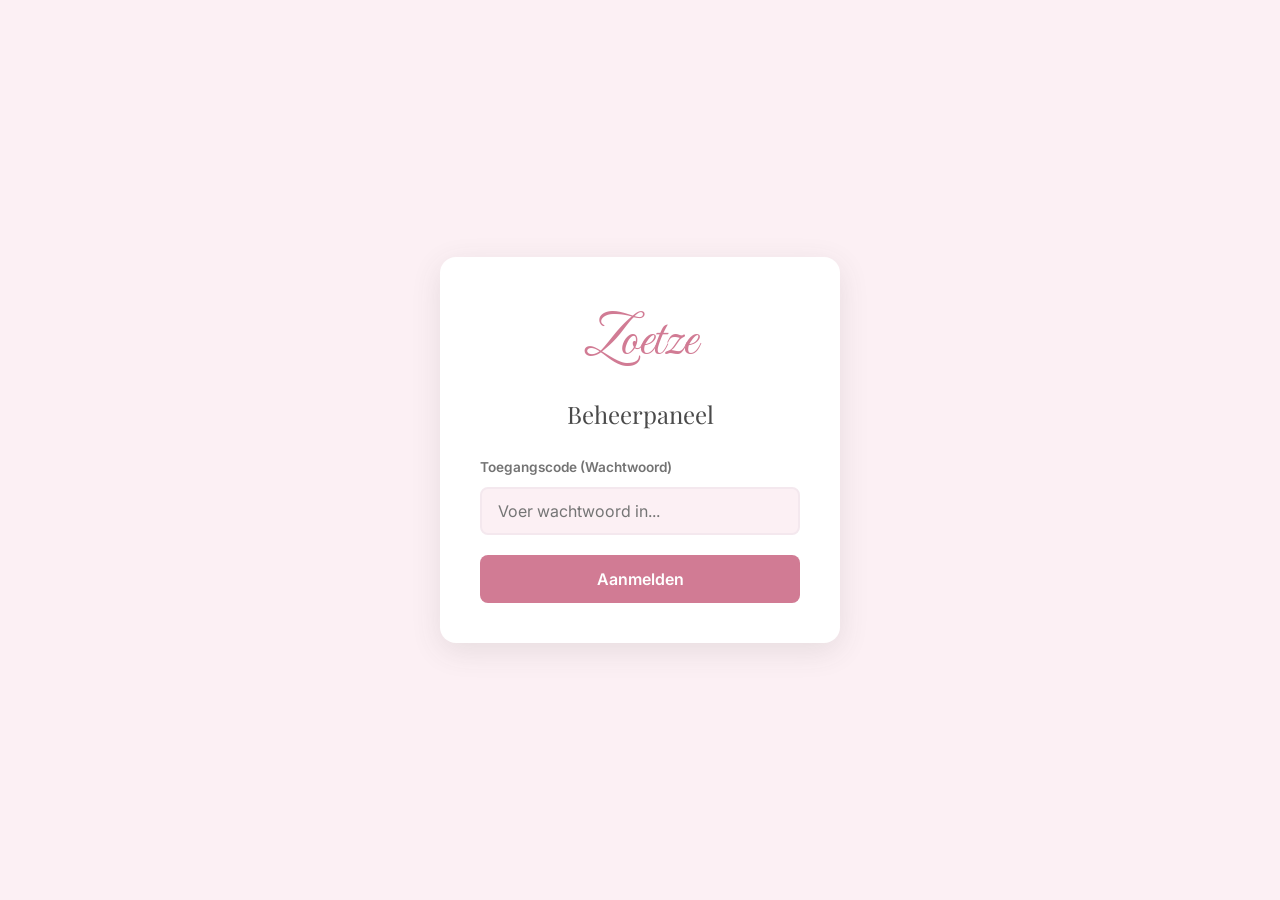
<file: admin.html>
<!DOCTYPE html>
<html lang="nl">
<head>
    <meta charset="UTF-8">
    <meta name="viewport" content="width=device-width, initial-scale=1.0">
    <title>Zoetze — Beheerpaneel</title>
    <link rel="stylesheet" href="styles.css">
    <style>
        /* Admin specific styles overriding/extending main styles */
        .admin-body {
            background-color: var(--color-cream);
            min-height: 100vh;
            display: flex;
            justify-content: center;
            align-items: center;
            padding: 20px;
        }

        .admin-login-card {
            background: var(--color-white);
            padding: 40px;
            border-radius: var(--radius-md);
            box-shadow: var(--shadow-md);
            width: 100%;
            max-width: 400px;
            text-align: center;
        }

        .admin-logo {
            font-family: var(--font-brand);
            font-size: 3.5rem;
            color: var(--color-rose-dark);
            margin-bottom: 8px;
        }

        .admin-title {
            font-family: var(--font-heading);
            font-size: 1.5rem;
            color: var(--color-chocolate);
            margin-bottom: 24px;
        }

        .admin-input-group {
            margin-bottom: 20px;
            text-align: left;
        }

        .admin-label {
            display: block;
            font-size: 0.85rem;
            font-weight: 600;
            color: var(--color-chocolate-light);
            margin-bottom: 8px;
        }

        .admin-input {
            width: 100%;
            padding: 12px 16px;
            border: 2px solid var(--color-blush);
            border-radius: var(--radius-sm);
            font-family: var(--font-body);
            font-size: 1rem;
            color: var(--color-chocolate);
            background-color: var(--color-cream);
            transition: var(--transition-fast);
        }

        .admin-input:focus {
            border-color: var(--color-rose);
            outline: none;
            background-color: var(--color-white);
        }

        .admin-btn {
            width: 100%;
            padding: 14px;
            border: none;
            border-radius: var(--radius-sm);
            background-color: var(--color-rose-dark);
            color: var(--color-white);
            font-family: var(--font-body);
            font-weight: 600;
            font-size: 1rem;
            cursor: pointer;
            transition: var(--transition-fast);
        }

        .admin-btn:hover {
            background-color: #be657e;
        }

        .admin-btn:disabled {
            background-color: var(--color-rose);
            cursor: not-allowed;
        }

        .admin-error {
            color: #ef4444;
            font-size: 0.85rem;
            margin-top: 12px;
            font-weight: 500;
            display: none;
        }

        /* Dashboard specific layout */
        .dashboard-container {
            display: none;
            width: 100%;
            max-width: 1200px;
            margin: 0 auto;
            background: var(--color-white);
            padding: 40px;
            border-radius: var(--radius-md);
            box-shadow: var(--shadow-md);
        }

        .dashboard-header {
            display: flex;
            justify-content: space-between;
            align-items: center;
            border-bottom: 2px solid var(--color-cream);
            padding-bottom: 20px;
            margin-bottom: 30px;
        }

        .dashboard-title-wrapper {
            display: flex;
            align-items: center;
            gap: 15px;
        }

        .dashboard-title {
            font-family: var(--font-heading);
            font-size: 1.8rem;
            color: var(--color-chocolate);
        }

        .logout-btn {
            background-color: var(--color-cream);
            color: var(--color-chocolate);
            border: 1px solid var(--color-rose);
            padding: 8px 16px;
            border-radius: var(--radius-sm);
            font-weight: 500;
            cursor: pointer;
            transition: var(--transition-fast);
        }

        .logout-btn:hover {
            background-color: var(--color-blush);
        }

        .dashboard-grid {
            display: grid;
            grid-template-columns: 1fr;
            gap: 30px;
        }

        @media (min-width: 992px) {
            .dashboard-grid {
                grid-template-columns: 350px 1fr;
            }
        }

        .control-panel {
            background-color: var(--color-cream);
            padding: 24px;
            border-radius: var(--radius-sm);
            display: flex;
            flex-direction: column;
            gap: 20px;
            height: fit-content;
        }

        .selected-date-title {
            font-family: var(--font-heading);
            font-size: 1.2rem;
            color: var(--color-chocolate);
            margin-bottom: 10px;
        }

        .status-options {
            display: flex;
            flex-direction: column;
            gap: 10px;
        }

        .status-btn {
            display: flex;
            align-items: center;
            gap: 12px;
            padding: 12px;
            border: 2px solid var(--color-white);
            border-radius: var(--radius-sm);
            background-color: var(--color-white);
            cursor: pointer;
            font-family: var(--font-body);
            font-weight: 500;
            transition: var(--transition-fast);
            text-align: left;
        }

        .status-btn:hover {
            border-color: var(--color-rose);
        }

        .status-btn.active {
            border-color: var(--color-rose-dark);
            box-shadow: 0 0 10px rgba(209, 123, 148, 0.2);
        }

        .dot {
            width: 16px;
            height: 16px;
            border-radius: 50%;
            display: inline-block;
        }

        .dot-green { background-color: #4ade80; }
        .dot-orange { background-color: #fbbf24; }
        .dot-red { background-color: #f87171; }

        .calendar-section {
            display: flex;
            flex-direction: column;
            gap: 20px;
        }

        .admin-calendar-grid {
            display: flex;
            flex-wrap: wrap;
            gap: 20px;
            justify-content: center;
        }

        .admin-calendar-day {
            cursor: pointer;
            transition: var(--transition-fast);
        }

        .admin-calendar-day:hover {
            transform: scale(1.1);
            filter: brightness(0.95);
        }

        .admin-calendar-day.selected {
            outline: 3px solid var(--color-rose-dark);
            outline-offset: 1px;
            z-index: 10;
        }

        .save-banner {
            display: flex;
            justify-content: space-between;
            align-items: center;
            background-color: var(--color-white);
            border: 1px solid var(--color-blush);
            padding: 20px;
            border-radius: var(--radius-sm);
            margin-top: 30px;
            box-shadow: var(--shadow-sm);
        }

        .save-status-text {
            font-weight: 500;
            color: var(--color-chocolate-light);
        }

        .save-status-text.success {
            color: #10b981;
        }

        .save-status-text.error {
            color: #ef4444;
        }

        /* Responsive Mobile styles */
        @media (max-width: 768px) {
            .admin-body {
                padding: 10px;
            }

            .dashboard-container {
                padding: 20px 15px;
            }

            .dashboard-header {
                flex-direction: column;
                align-items: stretch;
                gap: 15px;
            }

            .dashboard-header > div:last-child {
                display: flex;
                width: 100%;
                gap: 10px;
            }

            .dashboard-header > div:last-child a,
            .dashboard-header > div:last-child button {
                flex: 1;
                text-align: center;
                font-size: 0.85rem;
                padding: 8px 10px;
            }

            .dashboard-title {
                font-size: 1.5rem;
            }

            .calendar-month {
                width: 100% !important;
                max-width: 310px;
                padding: 15px !important;
            }

            .save-banner {
                flex-direction: column;
                gap: 15px;
                text-align: center;
            }

            #save-btn {
                width: 100% !important;
            }
        }
    </style>
</head>
<body class="admin-body">

    <!-- LOGIN SCREEN -->
    <div id="login-container" class="admin-login-card">
        <div class="admin-logo">Zoetze</div>
        <div class="admin-title">Beheerpaneel</div>
        
        <div class="admin-input-group">
            <label class="admin-label" for="password">Toegangscode (Wachtwoord)</label>
            <input type="password" id="password" class="admin-input" placeholder="Voer wachtwoord in...">
        </div>

        <button id="login-btn" class="admin-btn">Aanmelden</button>
        <div id="login-error" class="admin-error">Onjuiste toegangscode. Probeer opnieuw.</div>
    </div>

    <!-- MAIN DASHBOARD -->
    <div id="dashboard-container" class="dashboard-container">
        <div class="dashboard-header">
            <div class="dashboard-title-wrapper">
                <span style="font-family: var(--font-brand); font-size: 2.5rem; color: var(--color-rose-dark);">Zoetze</span>
                <h1 class="dashboard-title">Beheerpaneel</h1>
            </div>
            <div style="display: flex; gap: 10px; align-items: center;">
                <a href="index.html" class="logout-btn" style="text-decoration: none; display: inline-block;">Terug naar website</a>
                <button id="logout-btn" class="logout-btn">Uitloggen</button>
            </div>
        </div>

        <div class="dashboard-grid">
            <!-- Left panel: Controls -->
            <div class="control-panel">
                <div>
                    <h3 class="selected-date-title">Aankondiging (Waarschuwing)</h3>
                    <textarea id="warning-message" class="admin-input" rows="3" style="resize: none;" placeholder="Tekst boven de kalender..."></textarea>
                </div>

                <div style="border-top: 1px solid var(--color-rose); padding-top: 20px;">
                    <h3 class="selected-date-title">Datum instellen</h3>
                    <div id="selected-date-label" style="font-weight: 600; font-size: 0.95rem; color: var(--color-chocolate); margin-bottom: 12px;">
                        Klik op een dag in de kalender
                    </div>
                    <div class="status-options">
                        <button class="status-btn" data-status="vrij" id="btn-vrij" disabled>
                            <span class="dot dot-green"></span> Vrij (Groen)
                        </button>
                        <button class="status-btn" data-status="laatste plekje" id="btn-laatste" disabled>
                            <span class="dot dot-orange"></span> Laatste plekje (Oranje)
                        </button>
                        <button class="status-btn" data-status="volzet" id="btn-volzet" disabled>
                            <span class="dot dot-red"></span> Volzet (Rood)
                        </button>
                    </div>
                </div>
            </div>

            <!-- Right panel: Interactive Calendar Grid -->
            <div class="calendar-section">
                <div style="display: flex; justify-content: space-between; align-items: center; margin-bottom: 10px; gap: 10px;">
                    <button id="prev-month-btn" class="logout-btn" style="padding: 8px 16px;">← Vorige</button>
                    <h2 style="font-family: var(--font-heading); font-size: 1.3rem; color: var(--color-chocolate); text-align: center; margin: 0; flex: 1;">Kalender</h2>
                    <button id="next-month-btn" class="logout-btn" style="padding: 8px 16px;">Volgende →</button>
                </div>
                <p style="font-size: 0.9rem; color: var(--color-chocolate-light); text-align: center; margin-bottom: 20px; font-weight: 500;">Klik op een dag om de status te wijzigen</p>
                <div class="admin-calendar-grid" id="admin-calendar-grid">
                    <!-- Dynamic calendar months will load here -->
                </div>
            </div>
        </div>

        <!-- Bottom Banner: Save controls -->
        <div class="save-banner">
            <div id="save-status" class="save-status-text">Wijzigingen niet opgeslagen</div>
            <button id="save-btn" class="admin-btn" style="width: auto; padding: 12px 30px;">Wijzigingen opslaan</button>
        </div>
    </div>

    <script>
        // AES-GCM Encrypted Token parameters generated via Node.js
        const ENCRYPTED_PAYLOAD = {
            salt: "d0ef9f10db851ff129dc2c7b35c84745",
            iv: "5d2ab52c727eb4fb408f8f6a",
            encrypted: "6c2f5046369cd36718128f779285d7ef17ea137090187bb903cc907760778f41291f15acbb538e8f",
            tag: "4f31c5856b8189ec86870600d4731bf9"
        };

        // GitHub Repository Config
        const GITHUB_REPO = "Billy33722/Zoetze";
        const DATA_FILE_PATH = "availability.json";

        // Global State
        let decryptedToken = "";
        let availabilityData = { message: "", availability: {} };
        let selectedDateKey = null;
        let selectedDayElement = null;
        let calendarStartMonthOffset = 0;

        // Elements
        const loginContainer = document.getElementById('login-container');
        const dashboardContainer = document.getElementById('dashboard-container');
        const passwordInput = document.getElementById('password');
        const loginBtn = document.getElementById('login-btn');
        const loginError = document.getElementById('login-error');
        const logoutBtn = document.getElementById('logout-btn');
        const warningMessageInput = document.getElementById('warning-message');
        const selectedDateLabel = document.getElementById('selected-date-label');
        const adminCalendarGrid = document.getElementById('admin-calendar-grid');
        const saveBtn = document.getElementById('save-btn');
        const saveStatus = document.getElementById('save-status');

        const statusBtns = {
            vrij: document.getElementById('btn-vrij'),
            laatste: document.getElementById('btn-laatste'),
            volzet: document.getElementById('btn-volzet')
        };

        // 1. Web Crypto Decryption Helper
        async function decryptToken(password, encryptedData) {
            const salt = new Uint8Array(encryptedData.salt.match(/.{1,2}/g).map(byte => parseInt(byte, 16)));
            const iv = new Uint8Array(encryptedData.iv.match(/.{1,2}/g).map(byte => parseInt(byte, 16)));
            const ciphertext = new Uint8Array(encryptedData.encrypted.match(/.{1,2}/g).map(byte => parseInt(byte, 16)));
            const tag = new Uint8Array(encryptedData.tag.match(/.{1,2}/g).map(byte => parseInt(byte, 16)));

            const combined = new Uint8Array(ciphertext.length + tag.length);
            combined.set(ciphertext);
            combined.set(tag, ciphertext.length);

            const enc = new TextEncoder();
            const keyMaterial = await window.crypto.subtle.importKey(
                "raw",
                enc.encode(password),
                "PBKDF2",
                false,
                ["deriveKey"]
            );

            const key = await window.crypto.subtle.deriveKey(
                {
                    name: "PBKDF2",
                    salt: salt,
                    iterations: 100000,
                    hash: "SHA-256"
                },
                keyMaterial,
                { name: "AES-GCM", length: 256 },
                false,
                ["decrypt"]
            );

            try {
                const decrypted = await window.crypto.subtle.decrypt(
                    {
                        name: "AES-GCM",
                        iv: iv,
                        tagLength: 128
                    },
                    key,
                    combined
                );

                const dec = new TextDecoder();
                return dec.decode(decrypted);
            } catch (e) {
                throw new Error("Invalid password");
            }
        }

        // 2. Pad zero helper for dates
        function padZero(num) {
            return num.toString().padStart(2, '0');
        }

        // 3. UI flow toggles
        function showDashboard() {
            loginContainer.style.display = 'none';
            dashboardContainer.style.display = 'block';
            document.body.style.alignItems = 'stretch';
        }

        function showLogin() {
            loginContainer.style.display = 'block';
            dashboardContainer.style.display = 'none';
            document.body.style.alignItems = 'center';
            passwordInput.value = "";
        }

        // 4. Fetch availability database from GitHub API (authenticated, instant, no cache)
        async function loadAvailabilityData() {
            try {
                const fetchUrl = `https://api.github.com/repos/${GITHUB_REPO}/contents/${DATA_FILE_PATH}`;
                const response = await fetch(fetchUrl, {
                    headers: {
                        "Authorization": `token ${decryptedToken}`,
                        "Accept": "application/vnd.github.v3+json"
                    }
                });

                if (response.ok) {
                    const fileInfo = await response.json();
                    const decodedContent = decodeURIComponent(escape(atob(fileInfo.content.replace(/\s/g, ''))));
                    availabilityData = JSON.parse(decodedContent);
                } else {
                    console.warn("Could not load availability.json via API, initializing empty template.");
                    availabilityData = { message: "", availability: {} };
                }
                warningMessageInput.value = availabilityData.message || "";
                renderCalendars();
            } catch (e) {
                console.error("Error fetching database file via API:", e);
                renderCalendars();
            }
        }

        // 5. Render calendars
        function renderCalendars() {
            const dutchMonths = [
                'Januari', 'Februari', 'Maart', 'April', 'Mei', 'Juni',
                'Juli', 'Augustus', 'September', 'Oktober', 'November', 'December'
            ];

            const now = new Date();
            let html = "";

            // Render 3 months starting from now + calendarStartMonthOffset
            for (let i = 0; i < 3; i++) {
                const viewDate = new Date(now.getFullYear(), now.getMonth() + calendarStartMonthOffset + i, 1);
                const m = viewDate.getMonth();
                const y = viewDate.getFullYear();

                const daysInMonth = new Date(y, m + 1, 0).getDate();
                const startDay = new Date(y, m, 1).getDay();
                const offset = startDay === 0 ? 6 : startDay - 1;

                html += `<div class="calendar-month" style="background: white; padding: 20px; border-radius: 8px; box-shadow: var(--shadow-sm); width: 300px; border: 1px solid var(--color-blush);">
                    <h3 style="text-align: center; margin-bottom: 16px; font-size: 1rem; color: #333; font-weight: 500; font-family: var(--font-body);">${dutchMonths[m]} ${y}</h3>
                    <div style="display: grid; grid-template-columns: repeat(7, 1fr); gap: 4px; text-align: center; font-size: 0.85rem;">
                        <span style="font-weight:bold;color:#666;">Ma</span>
                        <span style="font-weight:bold;color:#666;">Di</span>
                        <span style="font-weight:bold;color:#666;">Wo</span>
                        <span style="font-weight:bold;color:#666;">Do</span>
                        <span style="font-weight:bold;color:#666;">Vr</span>
                        <span style="font-weight:bold;color:#666;">Za</span>
                        <span style="font-weight:bold;color:#666;">Zo</span>`;

                for (let o = 0; o < offset; o++) {
                    html += `<span></span>`;
                }

                for (let d = 1; d <= daysInMonth; d++) {
                    const dateKey = `${y}-${padZero(m + 1)}-${padZero(d)}`;
                    const status = availabilityData.availability[dateKey] || 'vrij';

                    let bg = '#4ade80';
                    if (status === 'volzet') {
                        bg = '#f87171';
                    } else if (status === 'laatste plekje' || status === 'oranje') {
                        bg = '#fbbf24';
                    }

                    html += `<span class="admin-calendar-day" data-date="${dateKey}" style="background:${bg};color:white;padding:4px 0;border-radius:2px;font-family:var(--font-body);">${d}</span>`;
                }

                html += `</div></div>`;
            }

            adminCalendarGrid.innerHTML = html;

            // Re-attach listeners to day cells
            document.querySelectorAll('.admin-calendar-day').forEach(el => {
                el.addEventListener('click', () => selectDay(el));
            });

            // Keep selection state if rerendered
            if (selectedDateKey) {
                const activeEl = document.querySelector(`.admin-calendar-day[data-date="${selectedDateKey}"]`);
                if (activeEl) {
                    activeEl.classList.add('selected');
                    selectedDayElement = activeEl;
                }
            }
        }

        // 6. Day cell click handling
        function selectDay(element) {
            if (selectedDayElement) {
                selectedDayElement.classList.remove('selected');
            }
            selectedDayElement = element;
            selectedDayElement.classList.add('selected');
            selectedDateKey = element.dataset.date;

            // Formatted label
            const parts = selectedDateKey.split('-');
            selectedDateLabel.textContent = `Geselecteerd: ${parts[2]}-${parts[1]}-${parts[0]}`;

            // Enable buttons
            Object.values(statusBtns).forEach(btn => btn.disabled = false);

            // Highlight current status button
            const currentStatus = availabilityData.availability[selectedDateKey] || 'vrij';
            updateActiveStatusButton(currentStatus);
        }

        function updateActiveStatusButton(status) {
            Object.values(statusBtns).forEach(btn => btn.classList.remove('active'));
            if (status === 'vrij') {
                statusBtns.vrij.classList.add('active');
            } else if (status === 'laatste plekje' || status === 'oranje') {
                statusBtns.laatste.classList.add('active');
            } else if (status === 'volzet') {
                statusBtns.volzet.classList.add('active');
            }
        }

        // 7. Status change handling
        function changeStatus(status) {
            if (!selectedDateKey) return;

            // Update local state
            if (status === 'vrij') {
                delete availabilityData.availability[selectedDateKey];
            } else {
                availabilityData.availability[selectedDateKey] = status;
            }

            // Update day cell color in real time
            let bg = '#4ade80';
            if (status === 'volzet') bg = '#f87171';
            else if (status === 'laatste plekje') bg = '#fbbf24';

            if (selectedDayElement) {
                selectedDayElement.style.background = bg;
            }

            updateActiveStatusButton(status);
            setModifiedStatus();
        }

        function setModifiedStatus() {
            saveStatus.textContent = "⚠️ Wijzigingen niet opgeslagen";
            saveStatus.className = "save-status-text";
        }

        // 8. Event listeners
        loginBtn.addEventListener('click', async () => {
            const pw = passwordInput.value.trim();
            if (!pw) return;

            loginBtn.disabled = true;
            loginError.style.display = 'none';

            try {
                decryptedToken = await decryptToken(pw, ENCRYPTED_PAYLOAD);
                // Valid password! Store in localStorage
                localStorage.setItem('zoetze_admin_pw', pw);
                showDashboard();
                await loadAvailabilityData();
            } catch (e) {
                loginError.style.display = 'block';
                loginBtn.disabled = false;
            }
        });

        // Allow entering key on pressing Enter
        passwordInput.addEventListener('keydown', (e) => {
            if (e.key === 'Enter') loginBtn.click();
        });

        logoutBtn.addEventListener('click', () => {
            localStorage.removeItem('zoetze_admin_pw');
            decryptedToken = "";
            showLogin();
        });

        // Prev/Next month navigation
        const prevMonthBtn = document.getElementById('prev-month-btn');
        const nextMonthBtn = document.getElementById('next-month-btn');

        if (prevMonthBtn) {
            prevMonthBtn.addEventListener('click', () => {
                calendarStartMonthOffset--;
                renderCalendars();
            });
        }

        if (nextMonthBtn) {
            nextMonthBtn.addEventListener('click', () => {
                calendarStartMonthOffset++;
                renderCalendars();
            });
        }

        statusBtns.vrij.addEventListener('click', () => changeStatus('vrij'));
        statusBtns.laatste.addEventListener('click', () => changeStatus('laatste plekje'));
        statusBtns.volzet.addEventListener('click', () => changeStatus('volzet'));

        warningMessageInput.addEventListener('input', () => {
            availabilityData.message = warningMessageInput.value;
            setModifiedStatus();
        });

        // 9. Commit changes to GitHub repository via GitHub API
        saveBtn.addEventListener('click', async () => {
            saveBtn.disabled = true;
            saveStatus.textContent = "⏳ Bezig met opslaan...";
            saveStatus.className = "save-status-text";

            try {
                // Fetch the current file SHA from GitHub API first
                const fetchUrl = `https://api.github.com/repos/${GITHUB_REPO}/contents/${DATA_FILE_PATH}`;
                const fetchResponse = await fetch(fetchUrl, {
                    headers: {
                        "Authorization": `token ${decryptedToken}`,
                        "Accept": "application/vnd.github.v3+json"
                    }
                });

                if (!fetchResponse.ok) {
                    throw new Error(`Failed to load file information from GitHub. Status: ${fetchResponse.status}`);
                }

                const fileInfo = await fetchResponse.json();
                const fileSha = fileInfo.sha;

                // Push update with SHA
                const putResponse = await fetch(fetchUrl, {
                    method: "PUT",
                    headers: {
                        "Authorization": `token ${decryptedToken}`,
                        "Content-Type": "application/json"
                    },
                    body: JSON.stringify({
                        message: "Update availability calendar via admin panel",
                        content: btoa(unescape(encodeURIComponent(JSON.stringify(availabilityData, null, 2)))),
                        sha: fileSha
                    })
                });

                if (putResponse.ok) {
                    saveStatus.textContent = "✅ Wijzigingen succesvol opgeslagen!";
                    saveStatus.className = "save-status-text success";
                } else {
                    throw new Error(`Failed to write database file. Status: ${putResponse.status}`);
                }

            } catch (e) {
                console.error("Save error:", e);
                saveStatus.textContent = "❌ Fout bij opslaan. Controleer verbinding en probeer opnieuw.";
                saveStatus.className = "save-status-text error";
            } finally {
                saveBtn.disabled = false;
            }
        });

        // 10. Auto login if password stored in localStorage
        window.addEventListener('load', async () => {
            const storedPw = localStorage.getItem('zoetze_admin_pw');
            if (storedPw) {
                try {
                    decryptedToken = await decryptToken(storedPw, ENCRYPTED_PAYLOAD);
                    showDashboard();
                    await loadAvailabilityData();
                } catch (e) {
                    // Stored password is no longer valid, clear it
                    localStorage.removeItem('zoetze_admin_pw');
                    showLogin();
                }
            } else {
                showLogin();
            }
        });
    </script>
</body>
</html>
</file>
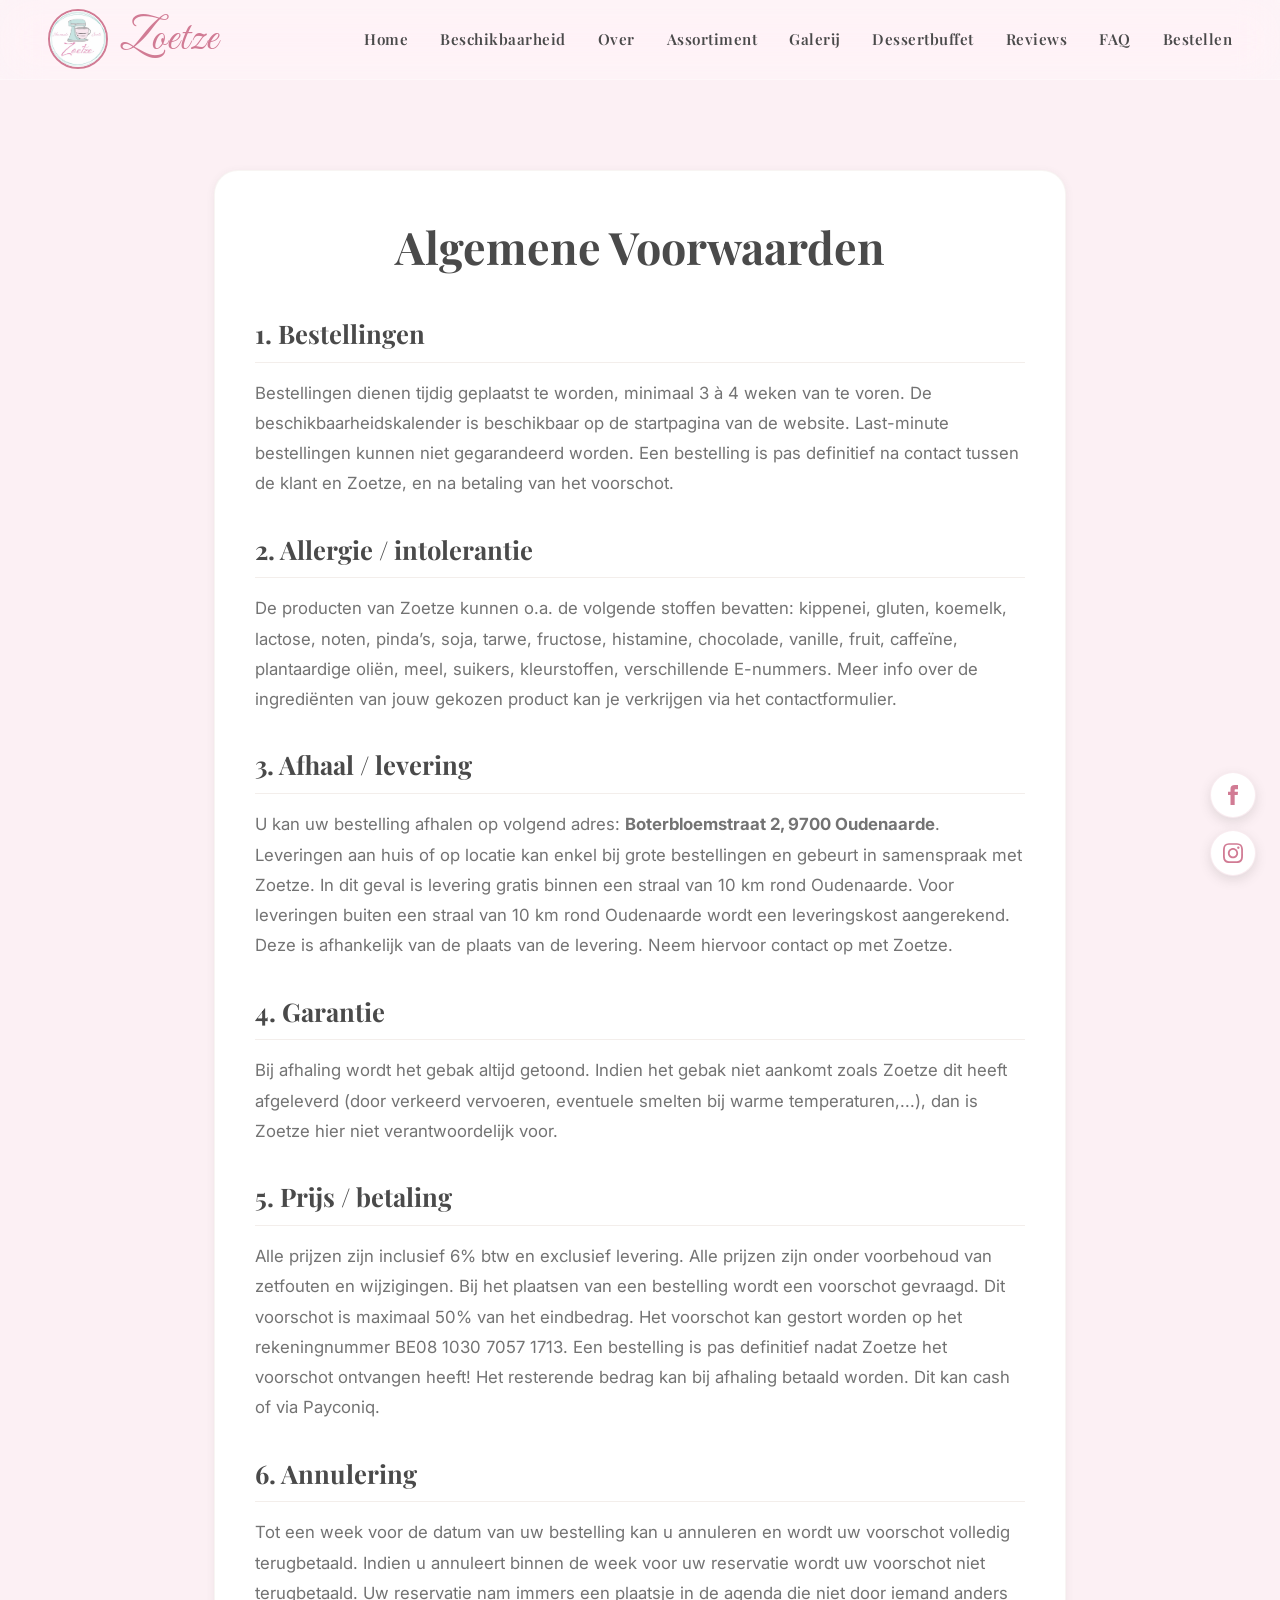
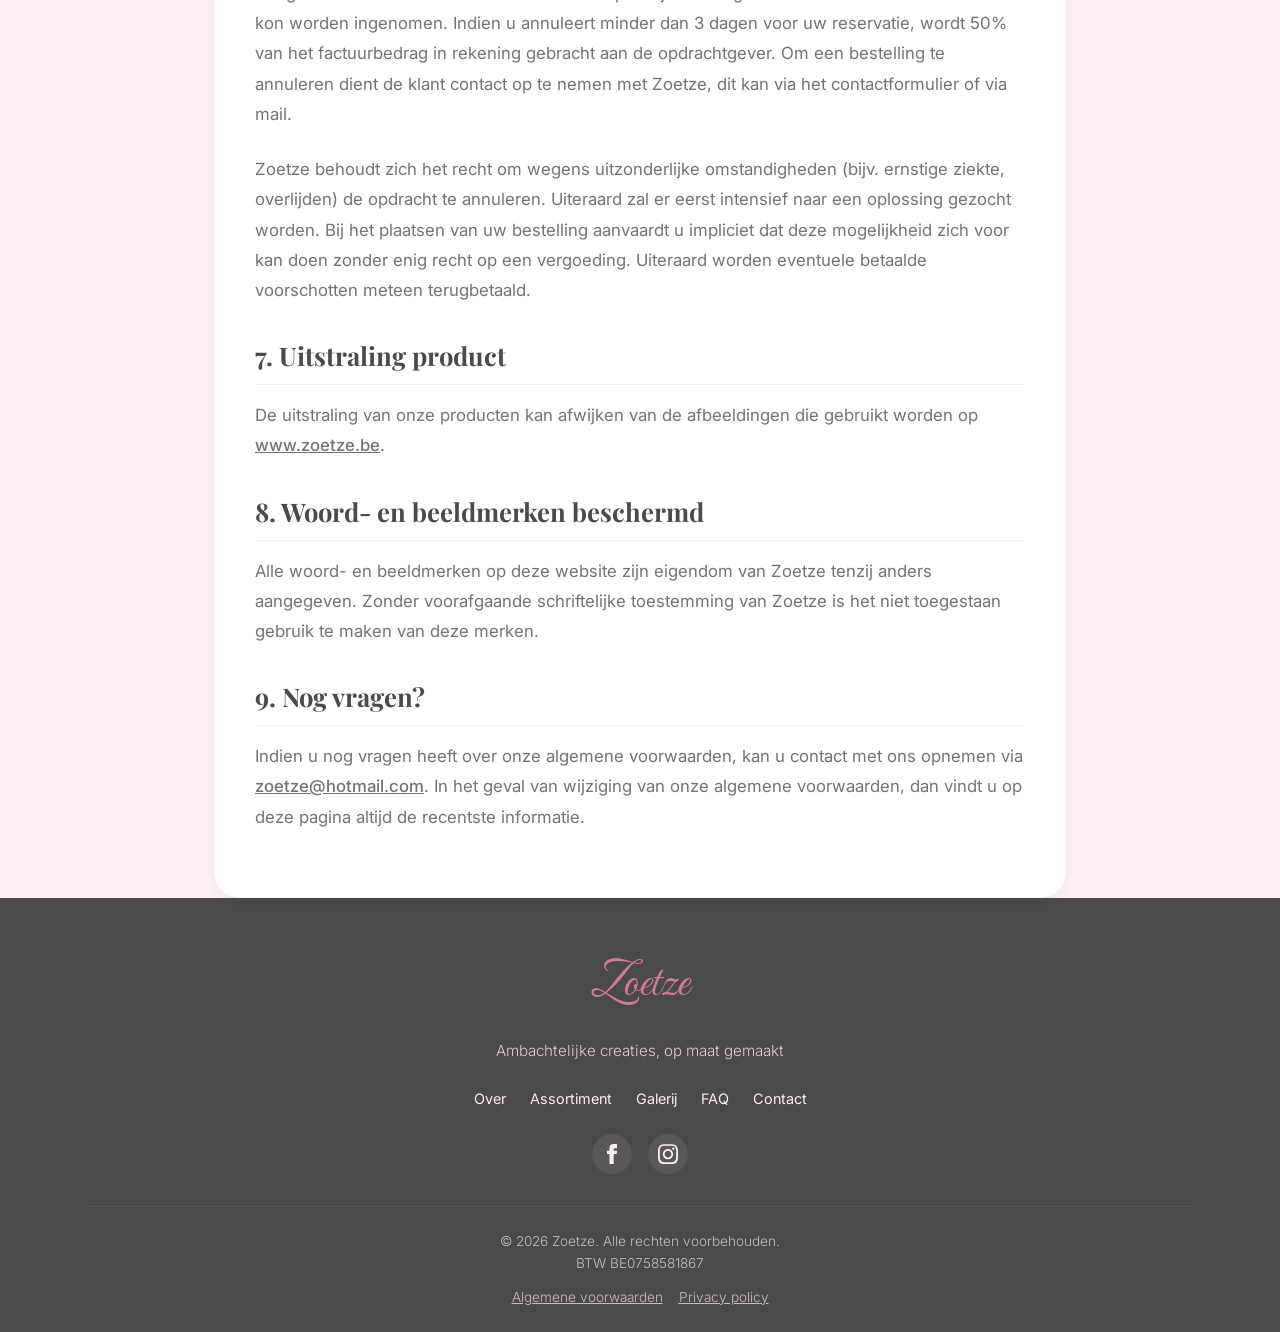
<file: algemene-voorwaarden.html>
<!DOCTYPE html>
<html lang="nl">
<head>
    <meta charset="UTF-8">
    <meta name="viewport" content="width=device-width, initial-scale=1.0">
    <meta name="description" content="Zoetze — ambachtelijke themataarten, cupcakes, numbercakes en gepersonaliseerd gebak op maat gemaakt in Oudenaarde. Bestel nu voor elke gelegenheid!">
    <meta name="keywords" content="taarten, cupcakes, numbercakes, dessertbuffet, Oudenaarde, gebak, themataarten, Zoetze">
    <meta name="author" content="Zoetze">
    <meta property="og:title" content="Zoetze — Algemene voorwaarden">
    <meta property="og:description" content="Ambachtelijk gebak op maat gemaakt in Oudenaarde.">
    <meta property="og:type" content="website">
    <meta property="og:url" content="https://www.zoetze.be">
    <title>Zoetze — Algemene voorwaarden | Oudenaarde</title>
    <link rel="preconnect" href="https://fonts.googleapis.com">
    <link rel="preconnect" href="https://fonts.gstatic.com" crossorigin>
    <link href="https://fonts.googleapis.com/css2?family=Inter:wght@300;400;500;600&family=Playfair+Display:ital,wght@0,400;0,500;0,600;0,700;0,800;1,400;1,500&display=swap" rel="stylesheet">
    <link rel="stylesheet" href="styles.css">
    <style>
        .article-content {
            background: var(--color-white);
            padding: 40px;
            border-radius: var(--radius-lg);
            box-shadow: var(--shadow-sm);
            border: 1px solid rgba(139, 90, 60, 0.06);
            margin-top: 20px;
        }

        .article-content h1 {
            font-family: var(--font-heading);
            font-size: 2.8rem;
            color: var(--color-chocolate);
            margin-bottom: 20px;
            text-align: center;
        }

        .article-content p {
            line-height: 1.8;
            color: var(--color-chocolate-light);
            font-size: 1.05rem;
            margin-bottom: 25px;
        }

        .article-content h2 {
            font-family: var(--font-heading);
            font-size: 1.6rem;
            color: var(--color-chocolate);
            margin: 30px 0 15px;
            border-bottom: 1px solid rgba(139, 90, 60, 0.1);
            padding-bottom: 8px;
        }

        .article-content ul, .article-content ol {
            margin-left: 20px;
            margin-bottom: 25px;
            color: var(--color-chocolate-light);
            line-height: 1.8;
        }

        .article-content li {
            margin-bottom: 10px;
        }

        .article-content a {
            color: var(--color-pink);
            font-weight: 500;
            text-decoration: underline;
        }

        .article-content a:hover {
            color: var(--color-chocolate);
        }
    </style>
</head>
<body>

    <!-- Preloader -->
    <div class="preloader" id="preloader">
        <span class="preloader-spinner">🎂</span>
        <p>Zoetze</p>
    </div>

    <!-- Navigation -->
    <nav id="navbar">
        <div style="display:flex;align-items:center;justify-content:space-between;width:100%;">
            <a href="index.html#hero" class="nav-logo"><img src="images/logo.jpeg" alt="Zoetze Logo"> <span>Zoetze</span></a>
            <ul class="nav-links">
                <li><a href="index.html#hero">Home</a></li>
                <li><a href="index.html#beschikbaarheid">Beschikbaarheid</a></li>
                <li><a href="index.html#over">Over</a></li>
                <li><a href="index.html#assortiment">Assortiment</a></li>
                <li><a href="index.html#galerij">Galerij</a></li>
                <li><a href="dessertbuffet.html">Dessertbuffet</a></li>
                <li><a href="index.html#reviews">Reviews</a></li>
                <li><a href="faq.html">FAQ</a></li>
                <li><a href="index.html#contact">Bestellen</a></li>
            </ul>
            <button class="hamburger" id="hamburger" aria-label="Menu openen">
                <span></span>
                <span></span>
                <span></span>
            </button>
        </div>
    </nav>

    <!-- Mobile Menu -->
    <div class="mobile-menu" id="mobileMenu">
        <button class="mobile-menu-close" aria-label="Menu sluiten">&times;</button>
        <ul>
            <li><a href="index.html#hero">Home</a></li>
            <li><a href="index.html#beschikbaarheid">Beschikbaarheid</a></li>
            <li><a href="index.html#over">Over</a></li>
            <li><a href="index.html#assortiment">Assortiment</a></li>
            <li><a href="index.html#galerij">Galerij</a></li>
            <li><a href="dessertbuffet.html">Dessertbuffet</a></li>
            <li><a href="index.html#reviews">Reviews</a></li>
            <li><a href="faq.html">FAQ</a></li>
            <li><a href="index.html#contact">Bestellen</a></li>
        </ul>
    </div>

    <section class="page-section" style="padding-top: 150px; min-height: 80vh;">
    <div class="container" style="max-width: 900px;">
        <div class="article-content reveal">
            <h1>Algemene Voorwaarden</h1>
            
            <h2>1. Bestellingen</h2>
            <p>Bestellingen dienen tijdig geplaatst te worden, minimaal 3 à 4 weken van te voren. De beschikbaarheidskalender is beschikbaar op de startpagina van de website. Last-minute bestellingen kunnen niet gegarandeerd worden. Een bestelling is pas definitief na contact tussen de klant en Zoetze, en na betaling van het voorschot.</p>
            
            <h2>2. Allergie / intolerantie</h2>
            <p>De producten van Zoetze kunnen o.a. de volgende stoffen bevatten: kippenei, gluten, koemelk, lactose, noten, pinda’s, soja, tarwe, fructose, histamine, chocolade, vanille, fruit, caffeïne, plantaardige oliën, meel, suikers, kleurstoffen, verschillende E-nummers. Meer info over de ingrediënten van jouw gekozen product kan je verkrijgen via het contactformulier.</p>
            
            <h2>3. Afhaal / levering</h2>
            <p>U kan uw bestelling afhalen op volgend adres: <strong>Boterbloemstraat 2, 9700 Oudenaarde</strong>. Leveringen aan huis of op locatie kan enkel bij grote bestellingen en gebeurt in samenspraak met Zoetze. In dit geval is levering gratis binnen een straal van 10 km rond Oudenaarde. Voor leveringen buiten een straal van 10 km rond Oudenaarde wordt een leveringskost aangerekend. Deze is afhankelijk van de plaats van de levering. Neem hiervoor contact op met Zoetze.</p>
            
            <h2>4. Garantie</h2>
            <p>Bij afhaling wordt het gebak altijd getoond. Indien het gebak niet aankomt zoals Zoetze dit heeft afgeleverd (door verkeerd vervoeren, eventuele smelten bij warme temperaturen,...), dan is Zoetze hier niet verantwoordelijk voor.</p>
            
            <h2>5. Prijs / betaling</h2>
            <p>Alle prijzen zijn inclusief 6% btw en exclusief levering. Alle prijzen zijn onder voorbehoud van zetfouten en wijzigingen. Bij het plaatsen van een bestelling wordt een voorschot gevraagd. Dit voorschot is maximaal 50% van het eindbedrag. Het voorschot kan gestort worden op het rekeningnummer BE08 1030 7057 1713. Een bestelling is pas definitief nadat Zoetze het voorschot ontvangen heeft! Het resterende bedrag kan bij afhaling betaald worden. Dit kan cash of via Payconiq.</p>
            
            <h2>6. Annulering</h2>
            <p>Tot een week voor de datum van uw bestelling kan u annuleren en wordt uw voorschot volledig terugbetaald. Indien u annuleert binnen de week voor uw reservatie wordt uw voorschot niet terugbetaald. Uw reservatie nam immers een plaatsje in de agenda die niet door iemand anders kon worden ingenomen. Indien u annuleert minder dan 3 dagen voor uw reservatie, wordt 50% van het factuurbedrag in rekening gebracht aan de opdrachtgever. Om een bestelling te annuleren dient de klant contact op te nemen met Zoetze, dit kan via het contactformulier of via mail.</p>
            <p>Zoetze behoudt zich het recht om wegens uitzonderlijke omstandigheden (bijv. ernstige ziekte, overlijden) de opdracht te annuleren. Uiteraard zal er eerst intensief naar een oplossing gezocht worden. Bij het plaatsen van uw bestelling aanvaardt u impliciet dat deze mogelijkheid zich voor kan doen zonder enig recht op een vergoeding. Uiteraard worden eventuele betaalde voorschotten meteen terugbetaald.</p>
            
            <h2>7. Uitstraling product</h2>
            <p>De uitstraling van onze producten kan afwijken van de afbeeldingen die gebruikt worden op <a href="index.html">www.zoetze.be</a>.</p>
            
            <h2>8. Woord- en beeldmerken beschermd</h2>
            <p>Alle woord- en beeldmerken op deze website zijn eigendom van Zoetze tenzij anders aangegeven. Zonder voorafgaande schriftelijke toestemming van Zoetze is het niet toegestaan gebruik te maken van deze merken.</p>
            
            <h2>9. Nog vragen?</h2>
            <p>Indien u nog vragen heeft over onze algemene voorwaarden, kan u contact met ons opnemen via <a href="mailto:zoetze@hotmail.com">zoetze@hotmail.com</a>. In het geval van wijziging van onze algemene voorwaarden, dan vindt u op deze pagina altijd de recentste informatie.</p>
        </div>
    </div>
</section>

    <footer id="footer">
        <div class="container">
            <div class="footer-content">
                <a href="index.html#hero" class="footer-logo">Zoetze</a>
                <p class="footer-tagline">Ambachtelijke creaties, op maat gemaakt</p>
                <div class="footer-links">
                    <a href="index.html#over">Over</a>
                    <a href="index.html#assortiment">Assortiment</a>
                    <a href="index.html#galerij">Galerij</a>
                    <a href="faq.html">FAQ</a>
                    <a href="index.html#contact">Contact</a>
                </div>
                <div class="footer-social">
                    <a href="https://www.facebook.com/zoetze.by.ellen/" target="_blank" rel="noopener" aria-label="Facebook">
                        <svg xmlns="http://www.w3.org/2000/svg" width="20" height="20" viewBox="0 0 24 24" fill="currentColor"><path d="M9 8h-3v4h3v12h5v-12h3.642l.358-4h-4v-1.667c0-.955.192-1.333 1.115-1.333h2.885v-5h-3.808c-3.596 0-5.192 1.583-5.192 4.615v3.385z"/></svg>
                    </a>
                    <a href="https://www.instagram.com/zoetze_/" target="_blank" rel="noopener" aria-label="Instagram">
                        <svg xmlns="http://www.w3.org/2000/svg" width="20" height="20" viewBox="0 0 24 24" fill="currentColor"><path d="M12 2.163c3.204 0 3.584.012 4.85.07 3.252.148 4.771 1.691 4.919 4.919.058 1.265.069 1.645.069 4.849 0 3.205-.012 3.584-.069 4.849-.149 3.225-1.664 4.771-4.919 4.919-1.266.058-1.644.07-4.85.07-3.204 0-3.584-.012-4.849-.07-3.26-.149-4.771-1.699-4.919-4.92-.058-1.265-.07-1.644-.07-4.849 0-3.204.013-3.583.07-4.849.149-3.227 1.664-4.771 4.919-4.919 1.266-.057 1.645-.069 4.849-.069zm0-2c-3.259 0-3.667.014-4.947.072-4.358.2-6.78 2.618-6.98 6.98-.059 1.281-.073 1.689-.073 4.948 0 3.259.014 3.668.072 4.948.2 4.358 2.618 6.78 6.98 6.98 1.281.058 1.689.072 4.948.072 3.259 0 3.668-.014 4.948-.072 4.354-.2 6.782-2.618 6.979-6.98.059-1.28.073-1.689.073-4.948 0 3.259-.014-3.667-.072-4.947-.196-4.354-2.617-6.78-6.979-6.98-1.281-.059-1.69-.073-4.949-.073zm0 5.838c-3.403 0-6.162 2.759-6.162 6.162s2.759 6.163 6.162 6.163 6.162-2.759 6.162-6.163c0-3.403-2.759-6.162-6.162-6.162zm0 10.162c-2.209 0-4-1.79-4-4 0-2.209 1.791-4 4-4s4 1.791 4 4c0 2.21-1.791 4-4 4zm6.406-11.845c-.796 0-1.441.645-1.441 1.44s.645 1.44 1.441 1.44c.795 0 1.439-.645 1.439-1.44s-.644-1.44-1.439-1.44z"/></svg>
                    </a>
                </div>
                <div class="footer-legal">
                    <p>© 2026 Zoetze. Alle rechten voorbehouden.</p>
                    <p>BTW BE0758581867</p>
                    <div style="margin-top: 12px; display:flex; justify-content:center; gap: 16px;">
                        <a href="algemene-voorwaarden.html" style="text-decoration: underline;">Algemene voorwaarden</a>
                        <a href="privacy-policy.html" style="text-decoration: underline;">Privacy policy</a>
                    </div>
                </div>
            </div>
        </div>
    </footer>

    <!-- Floating Social Buttons -->
    <div class="floating-social">
        <a href="https://www.facebook.com/zoetze.by.ellen/" target="_blank" rel="noopener" class="floating-social-btn" aria-label="Facebook">
            <svg xmlns="http://www.w3.org/2000/svg" viewBox="0 0 24 24"><path d="M9 8h-3v4h3v12h5v-12h3.642l.358-4h-4v-1.667c0-.955.192-1.333 1.115-1.333h2.885v-5h-3.808c-3.596 0-5.192 1.583-5.192 4.615v3.385z"/></svg>
        </a>
        <a href="https://www.instagram.com/zoetze_/" target="_blank" rel="noopener" class="floating-social-btn" aria-label="Instagram">
            <svg xmlns="http://www.w3.org/2000/svg" viewBox="0 0 24 24"><path d="M12 2.163c3.204 0 3.584.012 4.85.07 3.252.148 4.771 1.691 4.919 4.919.058 1.265.069 1.645.069 4.849 0 3.205-.012 3.584-.069 4.849-.149 3.225-1.664 4.771-4.919 4.919-1.266.058-1.644.07-4.85.07-3.204 0-3.584-.012-4.849-.07-3.26-.149-4.771-1.699-4.919-4.92-.058-1.265-.07-1.644-.07-4.849 0-3.204.013-3.583.07-4.849.149-3.227 1.664-4.771 4.919-4.919 1.266-.057 1.645-.069 4.849-.069zm0-2c-3.259 0-3.667.014-4.947.072-4.358.2-6.78 2.618-6.98 6.98-.059 1.281-.073 1.689-.073 4.948 0 3.259.014 3.668.072 4.948.2 4.358 2.618 6.78 6.98 6.98 1.281.058 1.689.072 4.948.072 3.259 0 3.668-.014 4.948-.072 4.354-.2 6.782-2.618 6.979-6.98.059-1.28.073-1.689.073-4.948 0 3.259-.014-3.667-.072-4.947-.196-4.354-2.617-6.78-6.979-6.98-1.281-.059-1.69-.073-4.949-.073zm0 5.838c-3.403 0-6.162 2.759-6.162 6.162s2.759 6.163 6.162 6.163 6.162-2.759 6.162-6.163c0-3.403-2.759-6.162-6.162-6.162zm0 10.162c-2.209 0-4-1.79-4-4 0-2.209 1.791-4 4-4s4 1.791 4 4c0 2.21-1.791 4-4 4zm6.406-11.845c-.796 0-1.441.645-1.441 1.44s.645 1.44 1.441 1.44c.795 0 1.439-.645 1.439-1.44s-.644-1.44-1.439-1.44z"/></svg>
        </a>
    </div>

    <script src="script.js"></script>
</body>
</html>
</file>
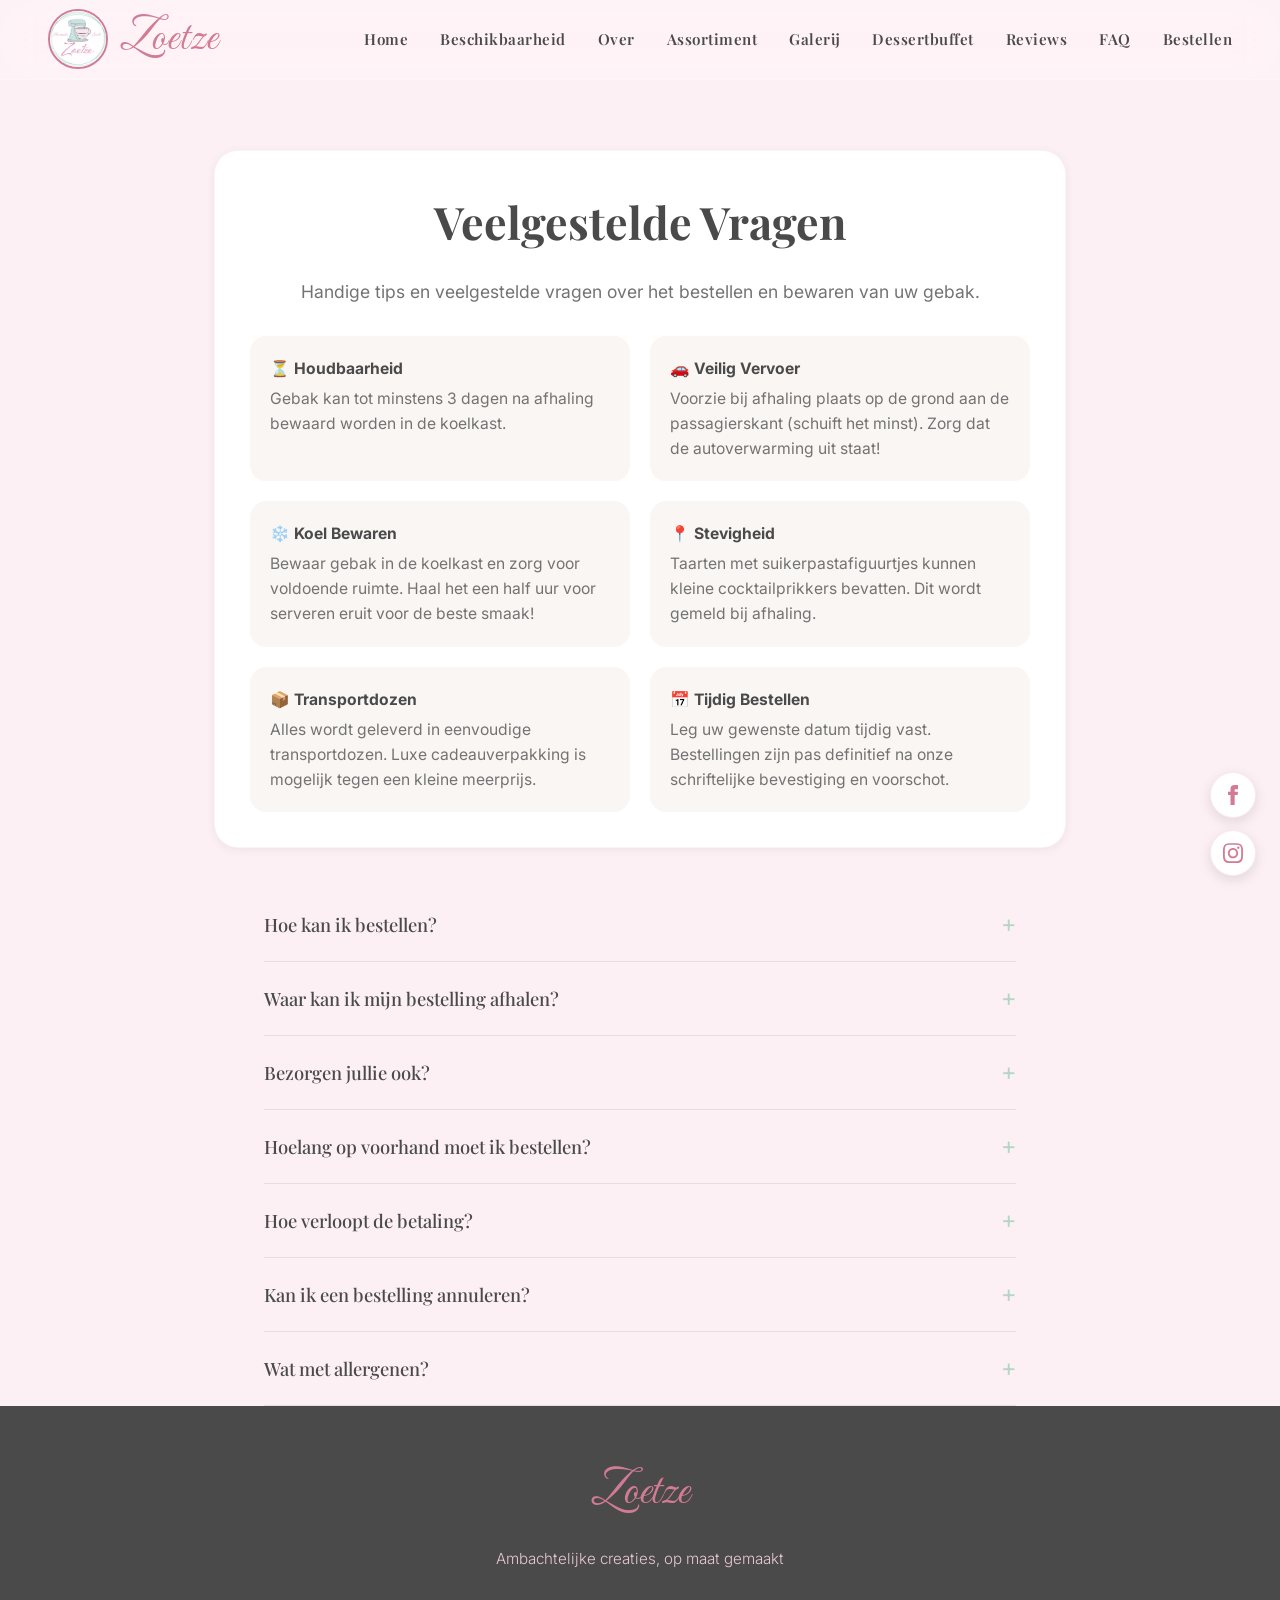
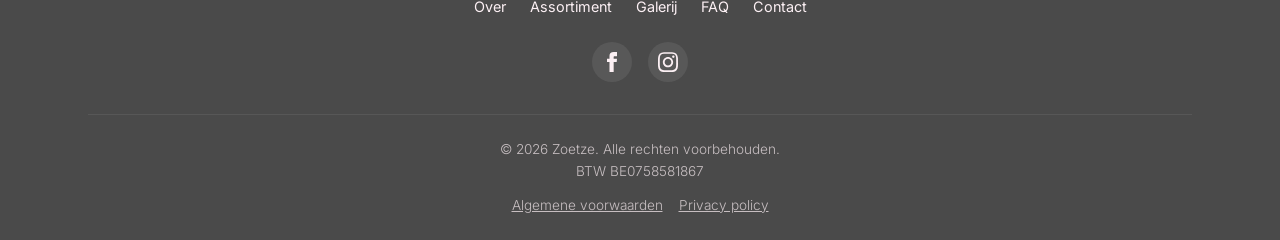
<file: faq.html>
<!DOCTYPE html>
<html lang="nl">
<head>
    <meta charset="UTF-8">
    <meta name="viewport" content="width=device-width, initial-scale=1.0">
    <meta name="description" content="Zoetze — ambachtelijke themataarten, cupcakes, numbercakes en gepersonaliseerd gebak op maat gemaakt in Oudenaarde. Bestel nu voor elke gelegenheid!">
    <meta name="keywords" content="taarten, cupcakes, numbercakes, dessertbuffet, Oudenaarde, gebak, themataarten, Zoetze">
    <meta name="author" content="Zoetze">
    <meta property="og:title" content="Zoetze — Veelgestelde vragen">
    <meta property="og:description" content="Ambachtelijk gebak op maat gemaakt in Oudenaarde.">
    <meta property="og:type" content="website">
    <meta property="og:url" content="https://www.zoetze.be">
    <title>Zoetze — Veelgestelde vragen | Oudenaarde</title>
    <link rel="preconnect" href="https://fonts.googleapis.com">
    <link rel="preconnect" href="https://fonts.gstatic.com" crossorigin>
    <link href="https://fonts.googleapis.com/css2?family=Inter:wght@300;400;500;600&family=Playfair+Display:ital,wght@0,400;0,500;0,600;0,700;0,800;1,400;1,500&display=swap" rel="stylesheet">
    <link rel="stylesheet" href="styles.css">
    <style>
        .faq-intro-box {
            background: var(--color-white);
            padding: 35px;
            border-radius: var(--radius-lg);
            box-shadow: var(--shadow-sm);
            border: 1px solid rgba(139, 90, 60, 0.06);
            margin-bottom: 40px;
        }
        
        .faq-intro-box h1 {
            font-family: var(--font-heading);
            font-size: 2.8rem;
            color: var(--color-chocolate);
            margin-bottom: 20px;
            text-align: center;
        }

        .faq-tips-list {
            list-style: none;
            padding: 0;
            margin: 0;
            display: grid;
            grid-template-columns: 1fr 1fr;
            gap: 20px;
        }

        @media (max-width: 768px) {
            .faq-tips-list {
                grid-template-columns: 1fr;
                gap: 15px;
            }
        }

        .faq-tip-item {
            background: #faf6f4;
            padding: 20px;
            border-radius: var(--radius-md);
            border-left: 4px solid var(--color-pink);
            color: var(--color-chocolate-light);
            font-size: 0.98rem;
            line-height: 1.6;
        }

        .faq-tip-item strong {
            color: var(--color-chocolate);
            display: block;
            margin-bottom: 5px;
        }
    </style>
</head>
<body>

    <!-- Preloader -->
    <div class="preloader" id="preloader">
        <span class="preloader-spinner">🎂</span>
        <p>Zoetze</p>
    </div>

    <!-- Navigation -->
    <nav id="navbar">
        <div style="display:flex;align-items:center;justify-content:space-between;width:100%;">
            <a href="index.html#hero" class="nav-logo"><img src="images/logo.jpeg" alt="Zoetze Logo"> <span>Zoetze</span></a>
            <ul class="nav-links">
                <li><a href="index.html#hero">Home</a></li>
                <li><a href="index.html#beschikbaarheid">Beschikbaarheid</a></li>
                <li><a href="index.html#over">Over</a></li>
                <li><a href="index.html#assortiment">Assortiment</a></li>
                <li><a href="index.html#galerij">Galerij</a></li>
                <li><a href="dessertbuffet.html">Dessertbuffet</a></li>
                <li><a href="index.html#reviews">Reviews</a></li>
                <li><a href="faq.html">FAQ</a></li>
                <li><a href="index.html#contact">Bestellen</a></li>
            </ul>
            <button class="hamburger" id="hamburger" aria-label="Menu openen">
                <span></span>
                <span></span>
                <span></span>
            </button>
        </div>
    </nav>

    <!-- Mobile Menu -->
    <div class="mobile-menu" id="mobileMenu">
        <button class="mobile-menu-close" aria-label="Menu sluiten">&times;</button>
        <ul>
            <li><a href="index.html#hero">Home</a></li>
            <li><a href="index.html#beschikbaarheid">Beschikbaarheid</a></li>
            <li><a href="index.html#over">Over</a></li>
            <li><a href="index.html#assortiment">Assortiment</a></li>
            <li><a href="index.html#galerij">Galerij</a></li>
            <li><a href="dessertbuffet.html">Dessertbuffet</a></li>
            <li><a href="index.html#reviews">Reviews</a></li>
            <li><a href="faq.html">FAQ</a></li>
            <li><a href="index.html#contact">Bestellen</a></li>
        </ul>
    </div>

    <section class="page-section" style="padding-top: 150px; min-height: 80vh;">
    <div class="container" style="max-width: 900px;">
        <div class="faq-intro-box reveal">
            <h1>Veelgestelde Vragen</h1>
            <p style="text-align: center; color: var(--color-chocolate-light); margin-bottom: 30px; font-size: 1.1rem;">
                Handige tips en veelgestelde vragen over het bestellen en bewaren van uw gebak.
            </p>
            
            <div class="faq-tips-list">
                <div class="faq-tip-item">
                    <strong>⏳ Houdbaarheid</strong>
                    Gebak kan tot minstens 3 dagen na afhaling bewaard worden in de koelkast.
                </div>
                <div class="faq-tip-item">
                    <strong>🚗 Veilig Vervoer</strong>
                    Voorzie bij afhaling plaats op de grond aan de passagierskant (schuift het minst). Zorg dat de autoverwarming uit staat!
                </div>
                <div class="faq-tip-item">
                    <strong>❄️ Koel Bewaren</strong>
                    Bewaar gebak in de koelkast en zorg voor voldoende ruimte. Haal het een half uur voor serveren eruit voor de beste smaak!
                </div>
                <div class="faq-tip-item">
                    <strong>📍 Stevigheid</strong>
                    Taarten met suikerpastafiguurtjes kunnen kleine cocktailprikkers bevatten. Dit wordt gemeld bij afhaling.
                </div>
                <div class="faq-tip-item">
                    <strong>📦 Transportdozen</strong>
                    Alles wordt geleverd in eenvoudige transportdozen. Luxe cadeauverpakking is mogelijk tegen een kleine meerprijs.
                </div>
                <div class="faq-tip-item">
                    <strong>📅 Tijdig Bestellen</strong>
                    Leg uw gewenste datum tijdig vast. Bestellingen zijn pas definitief na onze schriftelijke bevestiging en voorschot.
                </div>
            </div>
        </div>

        <!-- FAQ Accordion Container -->
        <div class="faq-container reveal">
            <div class="faq-item reveal" data-delay="0">
                <button class="faq-question" aria-expanded="false">
                    <h3>Hoe kan ik bestellen?</h3>
                    <span class="faq-icon">+</span>
                </button>
                <div class="faq-answer">
                    <p>Bestellen kan via het contactformulier op onze startpagina of via Facebook. Bestellingen via Instagram, mail of andere kanalen worden niet aangenomen.</p>
                </div>
            </div>
            
            <div class="faq-item reveal" data-delay="50">
                <button class="faq-question" aria-expanded="false">
                    <h3>Waar kan ik mijn bestelling afhalen?</h3>
                    <span class="faq-icon">+</span>
                </button>
                <div class="faq-answer">
                    <p>U kan uw bestelling afhalen op het volgende adres: <strong>Boterbloemstraat 2, 9700 Oudenaarde</strong>. Gelieve u zo veel mogelijk te houden aan het afgesproken afhaalmoment!</p>
                    <p style="margin-top: 10px; font-style: italic; color: #b85a3c;">⚠️ Let op: onze straat is momenteel enkel bereikbaar via de Heurnestraat-Klaproosstraat!</p>
                </div>
            </div>

            <div class="faq-item reveal" data-delay="100">
                <button class="faq-question" aria-expanded="false">
                    <h3>Bezorgen jullie ook?</h3>
                    <span class="faq-icon">+</span>
                </button>
                <div class="faq-answer">
                    <p>Leveringen aan huis of op locatie is enkel mogelijk bij grote bestellingen en gebeurt altijd in samenspraak met Zoetze. Neem hiervoor contact met ons op.</p>
                </div>
            </div>

            <div class="faq-item reveal" data-delay="150">
                <button class="faq-question" aria-expanded="false">
                    <h3>Hoelang op voorhand moet ik bestellen?</h3>
                    <span class="faq-icon">+</span>
                </button>
                <div class="faq-answer">
                    <p>Gelieve uw bestelling ruim op tijd door te geven. De beschikbaarheidskalender vindt u terug op de startpagina. Weet u nog niet precies wat u wilt? Geen probleem! We raden u ten zeerste aan om uw datum alvast vast te leggen zodra deze gekend is, aangezien we wegens de ambachtelijke bereiding slechts een beperkt aantal bestellingen kunnen aannemen.</p>
                </div>
            </div>

            <div class="faq-item reveal" data-delay="200">
                <button class="faq-question" aria-expanded="false">
                    <h3>Hoe verloopt de betaling?</h3>
                    <span class="faq-icon">+</span>
                </button>
                <div class="faq-answer">
                    <p>Bij het plaatsen van uw bestelling vragen we u om binnen de week een voorschot te storten. Uw bestelling is pas definitief zodra we deze betaling hebben ontvangen. Het resterende bedrag kan contant of via Payconiq worden voldaan bij afhaling.</p>
                </div>
            </div>

            <div class="faq-item reveal" data-delay="250">
                <button class="faq-question" aria-expanded="false">
                    <h3>Kan ik een bestelling annuleren?</h3>
                    <span class="faq-icon">+</span>
                </button>
                <div class="faq-answer">
                    <p>Tot 2 weken voor de datum kan u kosteloos annuleren en wordt uw voorschot volledig terugbetaald. Indien u annuleert tussen 2 weken en 3 dagen voor uw reservatie, wordt 50% van het bedrag in rekening gebracht. Bij annulering minder dan 3 dagen voor uw reservatie is er helaas geen terugbetaling mogelijk.</p>
                </div>
            </div>

            <div class="faq-item reveal" data-delay="300">
                <button class="faq-question" aria-expanded="false">
                    <h3>Wat met allergenen?</h3>
                    <span class="faq-icon">+</span>
                </button>
                <div class="faq-answer">
                    <p>De producten van Zoetze kunnen o.a. de volgende stoffen bevatten: kippenei, gluten, koemelk, lactose, noten, pinda's, soja, tarwe, fructose, histamine, chocolade, vanille, fruit, caffeïne, plantaardige oliën, meel, suikers, kleurstoffen en E-nummers. Meer gedetailleerde info over ingrediënten kan via het contactformulier worden opgevraagd.</p>
                </div>
            </div>
        </div>
    </div>
</section>

    <footer id="footer">
        <div class="container">
            <div class="footer-content">
                <a href="index.html#hero" class="footer-logo">Zoetze</a>
                <p class="footer-tagline">Ambachtelijke creaties, op maat gemaakt</p>
                <div class="footer-links">
                    <a href="index.html#over">Over</a>
                    <a href="index.html#assortiment">Assortiment</a>
                    <a href="index.html#galerij">Galerij</a>
                    <a href="faq.html">FAQ</a>
                    <a href="index.html#contact">Contact</a>
                </div>
                <div class="footer-social">
                    <a href="https://www.facebook.com/zoetze.by.ellen/" target="_blank" rel="noopener" aria-label="Facebook">
                        <svg xmlns="http://www.w3.org/2000/svg" width="20" height="20" viewBox="0 0 24 24" fill="currentColor"><path d="M9 8h-3v4h3v12h5v-12h3.642l.358-4h-4v-1.667c0-.955.192-1.333 1.115-1.333h2.885v-5h-3.808c-3.596 0-5.192 1.583-5.192 4.615v3.385z"/></svg>
                    </a>
                    <a href="https://www.instagram.com/zoetze_/" target="_blank" rel="noopener" aria-label="Instagram">
                        <svg xmlns="http://www.w3.org/2000/svg" width="20" height="20" viewBox="0 0 24 24" fill="currentColor"><path d="M12 2.163c3.204 0 3.584.012 4.85.07 3.252.148 4.771 1.691 4.919 4.919.058 1.265.069 1.645.069 4.849 0 3.205-.012 3.584-.069 4.849-.149 3.225-1.664 4.771-4.919 4.919-1.266.058-1.644.07-4.85.07-3.204 0-3.584-.012-4.849-.07-3.26-.149-4.771-1.699-4.919-4.92-.058-1.265-.07-1.644-.07-4.849 0-3.204.013-3.583.07-4.849.149-3.227 1.664-4.771 4.919-4.919 1.266-.057 1.645-.069 4.849-.069zm0-2c-3.259 0-3.667.014-4.947.072-4.358.2-6.78 2.618-6.98 6.98-.059 1.281-.073 1.689-.073 4.948 0 3.259.014 3.668.072 4.948.2 4.358 2.618 6.78 6.98 6.98 1.281.058 1.689.072 4.948.072 3.259 0 3.668-.014 4.948-.072 4.354-.2 6.782-2.618 6.979-6.98.059-1.28.073-1.689.073-4.948 0 3.259-.014-3.667-.072-4.947-.196-4.354-2.617-6.78-6.979-6.98-1.281-.059-1.69-.073-4.949-.073zm0 5.838c-3.403 0-6.162 2.759-6.162 6.162s2.759 6.163 6.162 6.163 6.162-2.759 6.162-6.163c0-3.403-2.759-6.162-6.162-6.162zm0 10.162c-2.209 0-4-1.79-4-4 0-2.209 1.791-4 4-4s4 1.791 4 4c0 2.21-1.791 4-4 4zm6.406-11.845c-.796 0-1.441.645-1.441 1.44s.645 1.44 1.441 1.44c.795 0 1.439-.645 1.439-1.44s-.644-1.44-1.439-1.44z"/></svg>
                    </a>
                </div>
                <div class="footer-legal">
                    <p>© 2026 Zoetze. Alle rechten voorbehouden.</p>
                    <p>BTW BE0758581867</p>
                    <div style="margin-top: 12px; display:flex; justify-content:center; gap: 16px;">
                        <a href="algemene-voorwaarden.html" style="text-decoration: underline;">Algemene voorwaarden</a>
                        <a href="privacy-policy.html" style="text-decoration: underline;">Privacy policy</a>
                    </div>
                </div>
            </div>
        </div>
    </footer>

    <!-- Floating Social Buttons -->
    <div class="floating-social">
        <a href="https://www.facebook.com/zoetze.by.ellen/" target="_blank" rel="noopener" class="floating-social-btn" aria-label="Facebook">
            <svg xmlns="http://www.w3.org/2000/svg" viewBox="0 0 24 24"><path d="M9 8h-3v4h3v12h5v-12h3.642l.358-4h-4v-1.667c0-.955.192-1.333 1.115-1.333h2.885v-5h-3.808c-3.596 0-5.192 1.583-5.192 4.615v3.385z"/></svg>
        </a>
        <a href="https://www.instagram.com/zoetze_/" target="_blank" rel="noopener" class="floating-social-btn" aria-label="Instagram">
            <svg xmlns="http://www.w3.org/2000/svg" viewBox="0 0 24 24"><path d="M12 2.163c3.204 0 3.584.012 4.85.07 3.252.148 4.771 1.691 4.919 4.919.058 1.265.069 1.645.069 4.849 0 3.205-.012 3.584-.069 4.849-.149 3.225-1.664 4.771-4.919 4.919-1.266.058-1.644.07-4.85.07-3.204 0-3.584-.012-4.849-.07-3.26-.149-4.771-1.699-4.919-4.92-.058-1.265-.07-1.644-.07-4.849 0-3.204.013-3.583.07-4.849.149-3.227 1.664-4.771 4.919-4.919 1.266-.057 1.645-.069 4.849-.069zm0-2c-3.259 0-3.667.014-4.947.072-4.358.2-6.78 2.618-6.98 6.98-.059 1.281-.073 1.689-.073 4.948 0 3.259.014 3.668.072 4.948.2 4.358 2.618 6.78 6.98 6.98 1.281.058 1.689.072 4.948.072 3.259 0 3.668-.014 4.948-.072 4.354-.2 6.782-2.618 6.979-6.98.059-1.28.073-1.689.073-4.948 0 3.259-.014-3.667-.072-4.947-.196-4.354-2.617-6.78-6.979-6.98-1.281-.059-1.69-.073-4.949-.073zm0 5.838c-3.403 0-6.162 2.759-6.162 6.162s2.759 6.163 6.162 6.163 6.162-2.759 6.162-6.163c0-3.403-2.759-6.162-6.162-6.162zm0 10.162c-2.209 0-4-1.79-4-4 0-2.209 1.791-4 4-4s4 1.791 4 4c0 2.21-1.791 4-4 4zm6.406-11.845c-.796 0-1.441.645-1.441 1.44s.645 1.44 1.441 1.44c.795 0 1.439-.645 1.439-1.44s-.644-1.44-1.439-1.44z"/></svg>
        </a>
    </div>

    <script src="script.js"></script>
</body>
</html>
</file>
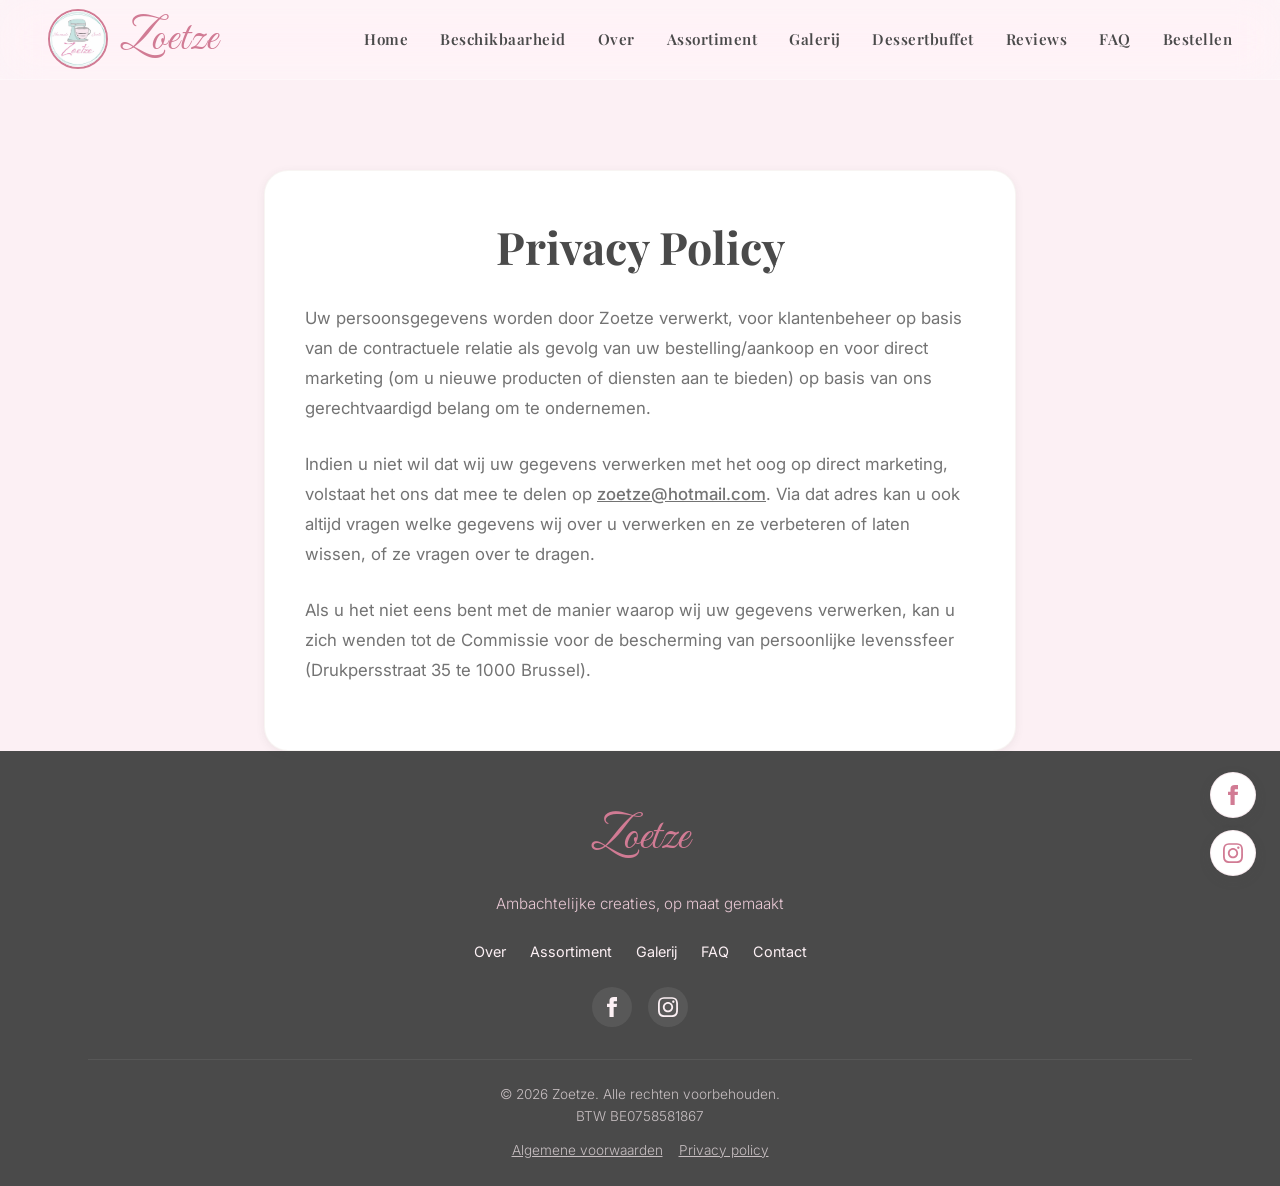
<file: privacy-policy.html>
<!DOCTYPE html>
<html lang="nl">
<head>
    <meta charset="UTF-8">
    <meta name="viewport" content="width=device-width, initial-scale=1.0">
    <meta name="description" content="Zoetze — ambachtelijke themataarten, cupcakes, numbercakes en gepersonaliseerd gebak op maat gemaakt in Oudenaarde. Bestel nu voor elke gelegenheid!">
    <meta name="keywords" content="taarten, cupcakes, numbercakes, dessertbuffet, Oudenaarde, gebak, themataarten, Zoetze">
    <meta name="author" content="Zoetze">
    <meta property="og:title" content="Zoetze — Privacy policy">
    <meta property="og:description" content="Ambachtelijk gebak op maat gemaakt in Oudenaarde.">
    <meta property="og:type" content="website">
    <meta property="og:url" content="https://www.zoetze.be">
    <title>Zoetze — Privacy policy | Oudenaarde</title>
    <link rel="preconnect" href="https://fonts.googleapis.com">
    <link rel="preconnect" href="https://fonts.gstatic.com" crossorigin>
    <link href="https://fonts.googleapis.com/css2?family=Inter:wght@300;400;500;600&family=Playfair+Display:ital,wght@0,400;0,500;0,600;0,700;0,800;1,400;1,500&display=swap" rel="stylesheet">
    <link rel="stylesheet" href="styles.css">
    <style>
        .article-content {
            background: var(--color-white);
            padding: 40px;
            border-radius: var(--radius-lg);
            box-shadow: var(--shadow-sm);
            border: 1px solid rgba(139, 90, 60, 0.06);
            margin-top: 20px;
        }

        .article-content h1 {
            font-family: var(--font-heading);
            font-size: 2.8rem;
            color: var(--color-chocolate);
            margin-bottom: 20px;
            text-align: center;
        }

        .article-content p {
            line-height: 1.8;
            color: var(--color-chocolate-light);
            font-size: 1.05rem;
            margin-bottom: 25px;
        }

        .article-content h2 {
            font-family: var(--font-heading);
            font-size: 1.6rem;
            color: var(--color-chocolate);
            margin: 30px 0 15px;
            border-bottom: 1px solid rgba(139, 90, 60, 0.1);
            padding-bottom: 8px;
        }

        .article-content ul, .article-content ol {
            margin-left: 20px;
            margin-bottom: 25px;
            color: var(--color-chocolate-light);
            line-height: 1.8;
        }

        .article-content li {
            margin-bottom: 10px;
        }

        .article-content a {
            color: var(--color-pink);
            font-weight: 500;
            text-decoration: underline;
        }

        .article-content a:hover {
            color: var(--color-chocolate);
        }
    </style>
</head>
<body>

    <!-- Preloader -->
    <div class="preloader" id="preloader">
        <span class="preloader-spinner">🎂</span>
        <p>Zoetze</p>
    </div>

    <!-- Navigation -->
    <nav id="navbar">
        <div style="display:flex;align-items:center;justify-content:space-between;width:100%;">
            <a href="index.html#hero" class="nav-logo"><img src="images/logo.jpeg" alt="Zoetze Logo"> <span>Zoetze</span></a>
            <ul class="nav-links">
                <li><a href="index.html#hero">Home</a></li>
                <li><a href="index.html#beschikbaarheid">Beschikbaarheid</a></li>
                <li><a href="index.html#over">Over</a></li>
                <li><a href="index.html#assortiment">Assortiment</a></li>
                <li><a href="index.html#galerij">Galerij</a></li>
                <li><a href="dessertbuffet.html">Dessertbuffet</a></li>
                <li><a href="index.html#reviews">Reviews</a></li>
                <li><a href="faq.html">FAQ</a></li>
                <li><a href="index.html#contact">Bestellen</a></li>
            </ul>
            <button class="hamburger" id="hamburger" aria-label="Menu openen">
                <span></span>
                <span></span>
                <span></span>
            </button>
        </div>
    </nav>

    <!-- Mobile Menu -->
    <div class="mobile-menu" id="mobileMenu">
        <button class="mobile-menu-close" aria-label="Menu sluiten">&times;</button>
        <ul>
            <li><a href="index.html#hero">Home</a></li>
            <li><a href="index.html#beschikbaarheid">Beschikbaarheid</a></li>
            <li><a href="index.html#over">Over</a></li>
            <li><a href="index.html#assortiment">Assortiment</a></li>
            <li><a href="index.html#galerij">Galerij</a></li>
            <li><a href="dessertbuffet.html">Dessertbuffet</a></li>
            <li><a href="index.html#reviews">Reviews</a></li>
            <li><a href="faq.html">FAQ</a></li>
            <li><a href="index.html#contact">Bestellen</a></li>
        </ul>
    </div>

    <section class="page-section" style="padding-top: 150px; min-height: 80vh;">
    <div class="container" style="max-width: 800px;">
        <div class="article-content reveal">
            <h1>Privacy Policy</h1>
            <p>Uw persoonsgegevens worden door Zoetze verwerkt, voor klantenbeheer op basis van de contractuele relatie als gevolg van uw bestelling/aankoop en voor direct marketing (om u nieuwe producten of diensten aan te bieden) op basis van ons gerechtvaardigd belang om te ondernemen.</p>
            <p>Indien u niet wil dat wij uw gegevens verwerken met het oog op direct marketing, volstaat het ons dat mee te delen op <a href="mailto:zoetze@hotmail.com">zoetze@hotmail.com</a>. Via dat adres kan u ook altijd vragen welke gegevens wij over u verwerken en ze verbeteren of laten wissen, of ze vragen over te dragen.</p>
            <p>Als u het niet eens bent met de manier waarop wij uw gegevens verwerken, kan u zich wenden tot de Commissie voor de bescherming van persoonlijke levenssfeer (Drukpersstraat 35 te 1000 Brussel).</p>
        </div>
    </div>
</section>

    <footer id="footer">
        <div class="container">
            <div class="footer-content">
                <a href="index.html#hero" class="footer-logo">Zoetze</a>
                <p class="footer-tagline">Ambachtelijke creaties, op maat gemaakt</p>
                <div class="footer-links">
                    <a href="index.html#over">Over</a>
                    <a href="index.html#assortiment">Assortiment</a>
                    <a href="index.html#galerij">Galerij</a>
                    <a href="faq.html">FAQ</a>
                    <a href="index.html#contact">Contact</a>
                </div>
                <div class="footer-social">
                    <a href="https://www.facebook.com/zoetze.by.ellen/" target="_blank" rel="noopener" aria-label="Facebook">
                        <svg xmlns="http://www.w3.org/2000/svg" width="20" height="20" viewBox="0 0 24 24" fill="currentColor"><path d="M9 8h-3v4h3v12h5v-12h3.642l.358-4h-4v-1.667c0-.955.192-1.333 1.115-1.333h2.885v-5h-3.808c-3.596 0-5.192 1.583-5.192 4.615v3.385z"/></svg>
                    </a>
                    <a href="https://www.instagram.com/zoetze_/" target="_blank" rel="noopener" aria-label="Instagram">
                        <svg xmlns="http://www.w3.org/2000/svg" width="20" height="20" viewBox="0 0 24 24" fill="currentColor"><path d="M12 2.163c3.204 0 3.584.012 4.85.07 3.252.148 4.771 1.691 4.919 4.919.058 1.265.069 1.645.069 4.849 0 3.205-.012 3.584-.069 4.849-.149 3.225-1.664 4.771-4.919 4.919-1.266.058-1.644.07-4.85.07-3.204 0-3.584-.012-4.849-.07-3.26-.149-4.771-1.699-4.919-4.92-.058-1.265-.07-1.644-.07-4.849 0-3.204.013-3.583.07-4.849.149-3.227 1.664-4.771 4.919-4.919 1.266-.057 1.645-.069 4.849-.069zm0-2c-3.259 0-3.667.014-4.947.072-4.358.2-6.78 2.618-6.98 6.98-.059 1.281-.073 1.689-.073 4.948 0 3.259.014 3.668.072 4.948.2 4.358 2.618 6.78 6.98 6.98 1.281.058 1.689.072 4.948.072 3.259 0 3.668-.014 4.948-.072 4.354-.2 6.782-2.618 6.979-6.98.059-1.28.073-1.689.073-4.948 0 3.259-.014-3.667-.072-4.947-.196-4.354-2.617-6.78-6.979-6.98-1.281-.059-1.69-.073-4.949-.073zm0 5.838c-3.403 0-6.162 2.759-6.162 6.162s2.759 6.163 6.162 6.163 6.162-2.759 6.162-6.163c0-3.403-2.759-6.162-6.162-6.162zm0 10.162c-2.209 0-4-1.79-4-4 0-2.209 1.791-4 4-4s4 1.791 4 4c0 2.21-1.791 4-4 4zm6.406-11.845c-.796 0-1.441.645-1.441 1.44s.645 1.44 1.441 1.44c.795 0 1.439-.645 1.439-1.44s-.644-1.44-1.439-1.44z"/></svg>
                    </a>
                </div>
                <div class="footer-legal">
                    <p>© 2026 Zoetze. Alle rechten voorbehouden.</p>
                    <p>BTW BE0758581867</p>
                    <div style="margin-top: 12px; display:flex; justify-content:center; gap: 16px;">
                        <a href="algemene-voorwaarden.html" style="text-decoration: underline;">Algemene voorwaarden</a>
                        <a href="privacy-policy.html" style="text-decoration: underline;">Privacy policy</a>
                    </div>
                </div>
            </div>
        </div>
    </footer>

    <!-- Floating Social Buttons -->
    <div class="floating-social">
        <a href="https://www.facebook.com/zoetze.by.ellen/" target="_blank" rel="noopener" class="floating-social-btn" aria-label="Facebook">
            <svg xmlns="http://www.w3.org/2000/svg" viewBox="0 0 24 24"><path d="M9 8h-3v4h3v12h5v-12h3.642l.358-4h-4v-1.667c0-.955.192-1.333 1.115-1.333h2.885v-5h-3.808c-3.596 0-5.192 1.583-5.192 4.615v3.385z"/></svg>
        </a>
        <a href="https://www.instagram.com/zoetze_/" target="_blank" rel="noopener" class="floating-social-btn" aria-label="Instagram">
            <svg xmlns="http://www.w3.org/2000/svg" viewBox="0 0 24 24"><path d="M12 2.163c3.204 0 3.584.012 4.85.07 3.252.148 4.771 1.691 4.919 4.919.058 1.265.069 1.645.069 4.849 0 3.205-.012 3.584-.069 4.849-.149 3.225-1.664 4.771-4.919 4.919-1.266.058-1.644.07-4.85.07-3.204 0-3.584-.012-4.849-.07-3.26-.149-4.771-1.699-4.919-4.92-.058-1.265-.07-1.644-.07-4.849 0-3.204.013-3.583.07-4.849.149-3.227 1.664-4.771 4.919-4.919 1.266-.057 1.645-.069 4.849-.069zm0-2c-3.259 0-3.667.014-4.947.072-4.358.2-6.78 2.618-6.98 6.98-.059 1.281-.073 1.689-.073 4.948 0 3.259.014 3.668.072 4.948.2 4.358 2.618 6.78 6.98 6.98 1.281.058 1.689.072 4.948.072 3.259 0 3.668-.014 4.948-.072 4.354-.2 6.782-2.618 6.979-6.98.059-1.28.073-1.689.073-4.948 0 3.259-.014-3.667-.072-4.947-.196-4.354-2.617-6.78-6.979-6.98-1.281-.059-1.69-.073-4.949-.073zm0 5.838c-3.403 0-6.162 2.759-6.162 6.162s2.759 6.163 6.162 6.163 6.162-2.759 6.162-6.163c0-3.403-2.759-6.162-6.162-6.162zm0 10.162c-2.209 0-4-1.79-4-4 0-2.209 1.791-4 4-4s4 1.791 4 4c0 2.21-1.791 4-4 4zm6.406-11.845c-.796 0-1.441.645-1.441 1.44s.645 1.44 1.441 1.44c.795 0 1.439-.645 1.439-1.44s-.644-1.44-1.439-1.44z"/></svg>
        </a>
    </div>

    <script src="script.js"></script>
</body>
</html>
</file>
<file: styles.css>
/* ============================================================
   ZOETZE — Premium Artisan Cake Shop · Oudenaarde, Belgium
   Complete Production Stylesheet
   ============================================================ */

/* ---------- Google Fonts ---------- */
@import url('https://fonts.googleapis.com/css2?family=Great+Vibes&family=Inter:wght@300;400;500;600&family=Playfair+Display:ital,wght@0,400;0,500;0,600;0,700;0,800;1,400;1,700&display=swap');

/* ---------- Design Tokens ---------- */
:root {
  --color-cream: #FCF0F4;
  --color-blush: #F4E8EE;
  --color-rose: #E8C8D4;
  --color-rose-dark: #D17B94;
  --color-chocolate: #4A4A4A;
  --color-chocolate-light: #737373;
  --color-text: #4A4A4A;
  --color-gold: #B5D5C5;
  --color-gold-light: #CDE3DA;
  --color-white: #FFFFFF;
  --color-overlay: rgba(74, 74, 74, 0.7);
  --font-heading: 'Playfair Display', Georgia, serif;
  --font-body: 'Inter', -apple-system, BlinkMacSystemFont, 'Segoe UI', sans-serif;
  --font-brand: 'Great Vibes', cursive;
  --shadow-sm: 0 2px 8px rgba(74, 74, 74, 0.08);
  --shadow-md: 0 8px 30px rgba(74, 74, 74, 0.12);
  --shadow-lg: 0 20px 60px rgba(74, 74, 74, 0.18);
  --shadow-glow: 0 0 40px rgba(181, 213, 197, 0.4);
  --radius-sm: 8px;
  --radius-md: 16px;
  --radius-lg: 24px;
  --radius-xl: 32px;
  --transition: all 0.4s cubic-bezier(0.25, 0.46, 0.45, 0.94);
  --transition-fast: all 0.2s ease;
}

/* ---------- Reset & Base ---------- */
*,
*::before,
*::after {
  box-sizing: border-box;
  margin: 0;
  padding: 0;
}

html {
  scroll-behavior: smooth;
  -webkit-text-size-adjust: 100%;
}

body {
  background-color: var(--color-cream);
  font-family: var(--font-body);
  color: var(--color-text);
  overflow-x: hidden;
  line-height: 1.6;
  -webkit-font-smoothing: antialiased;
  -moz-osx-font-smoothing: grayscale;
}

img {
  max-width: 100%;
  display: block;
}

a {
  text-decoration: none;
  color: inherit;
}

button {
  cursor: pointer;
  font-family: inherit;
}

ul, ol {
  list-style: none;
}

/* ---------- Preloader ---------- */
.preloader {
  position: fixed;
  inset: 0;
  z-index: 9999;
  background: var(--color-cream);
  display: flex;
  flex-direction: column;
  align-items: center;
  justify-content: center;
  transition: opacity 0.6s ease, visibility 0.6s ease;
}

.preloader.hidden {
  opacity: 0;
  visibility: hidden;
  pointer-events: none;
}

.preloader-spinner {
  font-size: 3.5rem;
  animation: spin 1.8s linear infinite;
  margin-bottom: 20px;
}

.preloader p {
  font-family: var(--font-brand);
  font-size: 2.2rem;
  color: var(--color-rose-dark);
  letter-spacing: 2px;
}

/* ---------- Navbar ---------- */
#navbar {
  position: fixed;
  top: 0;
  left: 0;
  width: 100%;
  z-index: 1000;
  height: 80px;
  display: flex;
  align-items: center;
  justify-content: space-between;
  padding: 0 48px;
  background: rgba(255, 255, 255, 0.25);
  backdrop-filter: blur(20px) saturate(160%);
  -webkit-backdrop-filter: blur(20px) saturate(160%);
  border-bottom: 1px solid rgba(255, 255, 255, 0.3);
  transition: background-color 0.4s ease, box-shadow 0.4s ease;
}

#navbar.scrolled {
  background-color: var(--color-cream);
  box-shadow: var(--shadow-sm);
}

.nav-logo {
  font-family: var(--font-brand);
  font-size: 2.8rem;
  font-weight: 400;
  color: var(--color-rose-dark);
  letter-spacing: 1px;
}

#navbar.scrolled .nav-logo {
  color: var(--color-rose-dark);
}

.nav-links {
  display: flex;
  align-items: center;
  gap: 32px;
}

.nav-links a {
  position: relative;
  color: var(--color-chocolate);
  font-family: var(--font-heading);
  font-size: 0.95rem;
  font-weight: 600;
  letter-spacing: 0.5px;
  padding: 4px 0;
  transition: color 0.3s ease;
}

#navbar.scrolled .nav-links a {
  color: var(--color-chocolate);
}

.nav-links a::after {
  content: '';
  position: absolute;
  bottom: -2px;
  left: 0;
  width: 0;
  height: 2px;
  background: var(--color-gold);
  transition: width 0.3s ease;
}

.nav-links a:hover,
.nav-links a.active {
  color: var(--color-gold);
}

.nav-links a:hover::after,
.nav-links a.active::after {
  width: 100%;
}

/* ---------- Hamburger ---------- */
.hamburger {
  display: none;
  flex-direction: column;
  justify-content: center;
  gap: 6px;
  width: 32px;
  height: 32px;
  background: transparent;
  border: none;
  cursor: pointer;
  z-index: 1100;
  padding: 0;
}

.hamburger span {
  display: block;
  width: 100%;
  height: 2px;
  background: var(--color-white);
  border-radius: 2px;
  transition: var(--transition);
  transform-origin: center;
}

#navbar.scrolled .hamburger span {
  background: var(--color-chocolate);
}

.hamburger.active span:nth-child(1) {
  transform: translateY(8px) rotate(45deg);
}

.hamburger.active span:nth-child(2) {
  opacity: 0;
  transform: scaleX(0);
}

.hamburger.active span:nth-child(3) {
  transform: translateY(-8px) rotate(-45deg);
}

/* ---------- Mobile Menu ---------- */
.mobile-menu {
  position: fixed;
  top: 0;
  right: 0;
  width: 100%;
  height: 100vh;
  height: 100dvh;
  z-index: 1050;
  background: rgba(45, 24, 16, 0.85);
  -webkit-backdrop-filter: blur(20px);
  backdrop-filter: blur(20px);
  display: flex;
  flex-direction: column;
  align-items: center;
  justify-content: center;
  gap: 36px;
  transform: translateX(100%);
  transition: transform 0.5s cubic-bezier(0.77, 0, 0.175, 1);
}

.mobile-menu.active {
  transform: translateX(0);
}

.mobile-menu-close {
  position: absolute;
  top: 30px;
  right: 30px;
  background: none;
  border: none;
  font-size: 2.8rem;
  color: var(--color-cream);
  cursor: pointer;
  line-height: 1;
  padding: 10px;
  transition: transform 0.2s ease, color 0.2s ease;
}

.mobile-menu-close:hover {
  transform: scale(1.1);
  color: var(--color-white);
}

.mobile-menu a {
  font-family: var(--font-heading);
  font-size: 1.8rem;
  font-weight: 600;
  color: var(--color-cream);
  letter-spacing: 1px;
  transition: color 0.3s ease;
}

.mobile-menu a:hover,
.mobile-menu a.active {
  color: var(--color-gold);
}

/* ---------- Hero ---------- */
#hero {
  position: relative;
  min-height: 100vh;
  display: flex;
  align-items: center;
  justify-content: center;
  background: url('images/hero_bg_light.png') center / cover no-repeat fixed;
  overflow: hidden;
}

#hero::before {
  content: '';
  position: absolute;
  inset: 0;
  background: linear-gradient(
    180deg,
    rgba(255, 255, 255, 0.7) 0%,
    rgba(255, 255, 255, 0.3) 50%,
    rgba(255, 255, 255, 0.8) 100%
  );
  z-index: 1;
}

.hero-content {
  position: relative;
  z-index: 2;
  text-align: center;
  color: var(--color-chocolate);
  padding: 0 24px;
  animation: fadeIn 1.2s ease forwards;
}

.hero-content h1 {
  font-family: var(--font-brand);
  font-weight: 400;
  font-size: clamp(5rem, 15vw, 10rem);
  text-shadow: none;
  color: var(--color-rose-dark);
  letter-spacing: 2px;
  line-height: 1.1;
  margin-bottom: 20px;
}

.hero-content .subtitle {
  font-family: var(--font-body);
  font-weight: 300;
  font-size: clamp(1rem, 2vw, 1.3rem);
  max-width: 600px;
  margin: 0 auto 40px;
  opacity: 0.9;
  line-height: 1.7;
}

.hero-cta {
  display: inline-block;
  background: var(--color-gold);
  color: var(--color-chocolate);
  padding: 16px 48px;
  border-radius: 50px;
  font-family: var(--font-heading);
  font-weight: 600;
  font-size: 1.05rem;
  letter-spacing: 1px;
  border: none;
  transition: var(--transition);
  box-shadow: 0 4px 20px rgba(201, 169, 110, 0.3);
}

.hero-cta:hover {
  transform: scale(1.05);
  box-shadow: var(--shadow-glow), 0 8px 30px rgba(201, 169, 110, 0.45);
  background: #d4b87a;
}

/* Scroll indicator */
.scroll-indicator {
  position: absolute;
  bottom: 30px;
  left: 50%;
  transform: translateX(-50%);
  z-index: 2;
  opacity: 0.7;
  animation: bounce 2s ease-in-out infinite;
}

.scroll-indicator::before,
.scroll-indicator::after {
  content: '';
  display: block;
  width: 16px;
  height: 16px;
  border-right: 2px solid var(--color-white);
  border-bottom: 2px solid var(--color-white);
  transform: rotate(45deg);
  margin-bottom: -6px;
}

.scroll-indicator::after {
  opacity: 0.5;
}

/* ---------- Section Header ---------- */
.section-header {
  text-align: center;
  margin-bottom: 60px;
}

.section-header h2 {
  font-family: var(--font-heading);
  font-weight: 700;
  font-size: 2.8rem;
  color: var(--color-chocolate);
  margin-bottom: 16px;
}

.section-header h2::after {
  content: '';
  display: block;
  width: 60px;
  height: 3px;
  background: var(--color-gold);
  margin: 16px auto 0;
  border-radius: 2px;
}

.section-header p {
  font-family: var(--font-body);
  font-weight: 300;
  color: var(--color-rose-dark);
  max-width: 600px;
  margin: 16px auto 0;
  line-height: 1.7;
}

/* ---------- About (#over) ---------- */
#over {
  padding: 120px 0;
  position: relative;
  background: url('images/texture.png') center / cover no-repeat;
}

#over::before {
  content: '';
  position: absolute;
  inset: 0;
  background: rgba(255, 248, 240, 0.92);
}

.about-container {
  position: relative;
  z-index: 1;
  display: grid;
  grid-template-columns: 2fr 3fr;
  gap: 60px;
  align-items: center;
  max-width: 1200px;
  margin: 0 auto;
  padding: 0 24px;
}

.about-image {
  border-radius: 20px;
  overflow: hidden;
  box-shadow: var(--shadow-lg);
  aspect-ratio: 4 / 5;
}

.about-image img {
  width: 100%;
  height: 100%;
  object-fit: cover;
}

.about-text h2 {
  font-family: var(--font-heading);
  font-weight: 700;
  font-size: 2.8rem;
  color: var(--color-chocolate);
  margin-bottom: 24px;
}

.about-text h2::after {
  content: '';
  display: block;
  width: 60px;
  height: 3px;
  background: var(--color-gold);
  margin-top: 16px;
  border-radius: 2px;
}

.about-text p {
  font-family: var(--font-body);
  font-weight: 400;
  line-height: 1.8;
  color: var(--color-chocolate-light);
  margin-bottom: 16px;
}

/* ---------- Assortiment ---------- */
#assortiment {
  padding: 120px 0;
  background-color: var(--color-cream);
}

.assortiment-grid {
  display: grid;
  grid-template-columns: repeat(auto-fill, minmax(250px, 1fr));
  gap: 24px;
  max-width: 1200px;
  margin: 0 auto;
  padding: 0 24px;
}

.assortiment-card {
  background: var(--color-white);
  border-radius: var(--radius-lg);
  overflow: hidden;
  box-shadow: var(--shadow-sm);
  transition: var(--transition);
  cursor: pointer;
  border: 2px solid transparent;
  display: block;
}

.assortiment-card:hover {
  transform: translateY(-8px);
  box-shadow: var(--shadow-lg);
  border-color: var(--color-gold);
}

.card-image {
  height: 220px;
  overflow: hidden;
}

.card-image img {
  width: 100%;
  height: 100%;
  object-fit: cover;
  transition: transform 0.6s cubic-bezier(0.25, 0.46, 0.45, 0.94);
}

.assortiment-card:hover .card-image img {
  transform: scale(1.1);
}

.card-content {
  padding: 24px;
}

.card-content h3 {
  font-family: var(--font-heading);
  font-weight: 600;
  font-size: 1.3rem;
  color: var(--color-chocolate);
}

.card-tag {
  display: inline-block;
  background: var(--color-blush);
  color: var(--color-rose-dark);
  padding: 4px 12px;
  border-radius: 20px;
  font-size: 0.8rem;
  margin-top: 12px;
  font-weight: 500;
}

.product-showcase {
  display: flex;
  flex-direction: column;
  gap: 80px;
  max-width: 1200px;
  margin: 40px auto 0;
}

.product-row {
  display: flex;
  gap: 40px;
  align-items: center;
  background: var(--color-white);
  border-radius: var(--radius-lg);
  overflow: hidden;
  box-shadow: var(--shadow-sm);
}

.product-row.reverse {
  flex-direction: row-reverse;
}

.product-image {
  flex: 1;
  min-width: 40%;
  height: 450px;
}

.product-image img {
  width: 100%;
  height: 100%;
  object-fit: cover;
}

.product-info {
  flex: 1;
  padding: 40px 40px 40px 0;
}

.product-row.reverse .product-info {
  padding: 40px 0 40px 40px;
}

.product-info h3 {
  font-family: var(--font-heading);
  font-size: 2.2rem;
  color: var(--color-chocolate);
  margin-bottom: 20px;
}

.product-info p {
  color: var(--color-chocolate-light);
  margin-bottom: 16px;
  line-height: 1.7;
}

.product-list {
  list-style: none;
  margin-bottom: 24px;
}

.product-list li {
  position: relative;
  padding-left: 24px;
  margin-bottom: 12px;
  color: var(--color-chocolate-light);
  line-height: 1.5;
}

.product-list li::before {
  content: "♥";
  position: absolute;
  left: 0;
  color: var(--color-mint-dark);
}

.product-note {
  font-size: 0.9rem;
  font-style: italic;
  opacity: 0.8;
  margin-bottom: 24px !important;
}

.buffet-intro {
  max-width: 800px;
  margin: 0 auto 40px;
  text-align: center;
  font-size: 1.1rem;
  line-height: 1.8;
  color: var(--color-chocolate-light);
}

.buffet-cards {
  display: flex;
  gap: 32px;
  justify-content: center;
}

/* ---------- Gallery (#galerij) ---------- */
#galerij {
  padding: 120px 0;
  background-color: var(--color-blush);
}

.gallery-grid {
  columns: 3;
  column-gap: 16px;
  max-width: 1200px;
  margin: 0 auto;
  padding: 0 24px;
}

.gallery-item {
  break-inside: avoid;
  margin-bottom: 16px;
  border-radius: var(--radius-md);
  overflow: hidden;
  cursor: pointer;
  position: relative;
}

.gallery-item img {
  width: 100%;
  display: block;
  transition: transform 0.5s cubic-bezier(0.25, 0.46, 0.45, 0.94);
}

.gallery-item:hover img {
  transform: scale(1.05);
}

.gallery-overlay {
  position: absolute;
  inset: 0;
  background: rgba(61, 43, 31, 0.3);
  opacity: 0;
  transition: opacity 0.35s ease;
  display: flex;
  align-items: center;
  justify-content: center;
}

.gallery-overlay svg,
.gallery-overlay .gallery-icon {
  color: var(--color-white);
  font-size: 2rem;
  filter: drop-shadow(0 2px 8px rgba(0, 0, 0, 0.3));
}

.gallery-item:hover .gallery-overlay {
  opacity: 1;
}

/* ---------- Lightbox ---------- */
.lightbox {
  position: fixed;
  inset: 0;
  background: rgba(0, 0, 0, 0.92);
  z-index: 2000;
  display: none;
  align-items: center;
  justify-content: center;
}

.lightbox.active {
  display: flex;
}

.lightbox img {
  max-width: 90vw;
  max-height: 85vh;
  object-fit: contain;
  border-radius: 12px;
  box-shadow: 0 20px 80px rgba(0, 0, 0, 0.5);
}

.lightbox-close {
  position: absolute;
  top: 20px;
  right: 30px;
  color: var(--color-white);
  font-size: 2.5rem;
  cursor: pointer;
  background: none;
  border: none;
  transition: color 0.3s ease;
  line-height: 1;
}

.lightbox-close:hover {
  color: var(--color-gold);
}

.lightbox-nav {
  position: absolute;
  top: 50%;
  transform: translateY(-50%);
  color: var(--color-white);
  font-size: 3rem;
  background: rgba(255, 255, 255, 0.1);
  border: none;
  border-radius: 50%;
  width: 50px;
  height: 50px;
  display: flex;
  align-items: center;
  justify-content: center;
  cursor: pointer;
  transition: var(--transition-fast);
  line-height: 1;
}

.lightbox-nav:hover {
  background: var(--color-gold);
  color: var(--color-chocolate);
}

.lightbox-prev {
  left: 20px;
}

.lightbox-next {
  right: 20px;
}

/* ---------- Dessert Buffet ---------- */
#dessertbuffet {
  padding: 120px 0;
  background-color: var(--color-cream);
  position: relative;
  background-image: url('images/texture.png');
  background-size: cover;
  background-position: center;
}

#dessertbuffet::before {
  content: '';
  position: absolute;
  inset: 0;
  background: rgba(255, 248, 240, 0.93);
}

#dessertbuffet > * {
  position: relative;
  z-index: 1;
}

.buffet-cards {
  display: flex;
  gap: 32px;
  max-width: 1000px;
  margin: 0 auto;
  flex-wrap: wrap;
  justify-content: center;
  padding: 0 24px;
}

.buffet-card {
  flex: 1;
  min-width: 300px;
  max-width: 460px;
  background: var(--color-white);
  border-radius: var(--radius-lg);
  padding: 48px 36px;
  text-align: center;
  box-shadow: var(--shadow-md);
  border: 2px solid transparent;
  transition: var(--transition);
}

.buffet-card:hover {
  border-color: var(--color-gold);
  box-shadow: var(--shadow-glow);
}

.buffet-icon {
  font-size: 3rem;
  margin-bottom: 20px;
  display: block;
}

.buffet-card h3 {
  font-family: var(--font-heading);
  font-weight: 700;
  font-size: 1.8rem;
  color: var(--color-chocolate);
  margin-bottom: 16px;
}

.buffet-card p {
  font-family: var(--font-body);
  font-weight: 400;
  line-height: 1.7;
  color: var(--color-chocolate-light);
  margin-bottom: 20px;
}

.buffet-price {
  color: var(--color-gold);
  font-family: var(--font-body);
  font-weight: 600;
  font-size: 1.1rem;
}

.btn-outline {
  display: inline-block;
  padding: 12px 32px;
  border: 2px solid var(--color-gold);
  color: var(--color-gold);
  border-radius: 50px;
  font-family: var(--font-heading);
  font-weight: 600;
  font-size: 0.95rem;
  letter-spacing: 0.5px;
  transition: var(--transition);
  margin-top: 8px;
}

.btn-outline:hover {
  background: var(--color-gold);
  color: var(--color-chocolate);
  transform: translateY(-2px);
  box-shadow: var(--shadow-glow);
}

.info-card h3 {
  font-family: var(--font-heading);
  font-weight: 700;
  font-size: 1.4rem;
  color: var(--color-chocolate);
  margin-bottom: 20px;
}

.info-item strong {
  font-family: var(--font-body);
  font-weight: 600;
  color: var(--color-chocolate);
  display: block;
  margin-bottom: 4px;
}

.carousel-arrow {
  position: absolute;
  top: 50%;
  transform: translateY(-50%);
  color: var(--color-gold);
  font-size: 1.6rem;
  background: rgba(255, 255, 255, 0.1);
  border: none;
  border-radius: 50%;
  width: 44px;
  height: 44px;
  display: flex;
  align-items: center;
  justify-content: center;
  cursor: pointer;
  transition: var(--transition-fast);
  line-height: 1;
  z-index: 2;
}

.carousel-arrow:hover {
  background: rgba(255, 255, 255, 0.2);
}

.carousel-prev {
  left: 0;
}

.carousel-next {
  right: 0;
}

.error-message {
  display: block;
  color: #e74c3c;
  font-size: 0.8rem;
  margin-top: 4px;
  font-weight: 500;
}

.form-group input.error,
.form-group textarea.error,
.form-group select.error {
  border-color: #e74c3c;
}


/* ---------- Reviews ---------- */
#reviews {
  padding: 120px 0;
  background-color: var(--color-chocolate);
  color: var(--color-cream);
}

.reviews-header h2 {
  color: var(--color-cream);
}

.reviews-header h2::after {
  background: var(--color-gold);
}

.reviews-header p {
  color: var(--color-rose);
}

.rating-display {
  display: flex;
  align-items: center;
  justify-content: center;
  gap: 8px;
  margin-bottom: 40px;
}

.rating-stars {
  color: var(--color-gold);
  font-size: 1.5rem;
  letter-spacing: 2px;
}

.rating-score {
  font-family: var(--font-heading);
  font-weight: 700;
  font-size: 2rem;
  color: var(--color-gold);
  margin-left: 8px;
}

.reviews-carousel {
  overflow: hidden;
  max-width: 900px;
  margin: 0 auto;
  position: relative;
}

.reviews-track {
  display: flex;
  transition: transform 0.6s ease;
}

.review-card {
  min-width: 100%;
  padding: 48px;
  text-align: center;
}

.review-text {
  font-family: var(--font-body);
  font-weight: 300;
  font-size: 1.15rem;
  line-height: 1.9;
  color: var(--color-blush);
  font-style: italic;
  max-width: 700px;
  margin: 0 auto;
  position: relative;
  padding: 0 32px;
}

.review-text::before,
.review-text::after {
  font-family: var(--font-heading);
  font-size: 4rem;
  color: var(--color-gold);
  opacity: 0.3;
  position: absolute;
  line-height: 1;
}

.review-text::before {
  content: '\201C';
  top: -16px;
  left: -8px;
}

.review-text::after {
  content: '\201D';
  bottom: -32px;
  right: -8px;
}

.review-author {
  margin-top: 24px;
  font-family: var(--font-body);
  font-weight: 600;
  color: var(--color-gold);
  font-size: 1rem;
}

.review-date {
  font-family: var(--font-body);
  font-weight: 300;
  font-size: 0.85rem;
  color: var(--color-rose);
  margin-top: 4px;
}

.carousel-dots {
  display: flex;
  align-items: center;
  justify-content: center;
  gap: 12px;
  margin-top: 32px;
}

.carousel-dot {
  width: 12px;
  height: 12px;
  border-radius: 50%;
  background: var(--color-rose-dark);
  border: none;
  cursor: pointer;
  transition: var(--transition-fast);
  padding: 0;
}

.carousel-dot.active {
  background: var(--color-gold);
  transform: scale(1.3);
}

.carousel-arrows {
  position: absolute;
  top: 50%;
  transform: translateY(-50%);
  color: var(--color-gold);
  font-size: 1.6rem;
  background: rgba(255, 255, 255, 0.1);
  border: none;
  border-radius: 50%;
  width: 44px;
  height: 44px;
  display: flex;
  align-items: center;
  justify-content: center;
  cursor: pointer;
  transition: var(--transition-fast);
  line-height: 1;
}

.carousel-arrows:hover {
  background: rgba(255, 255, 255, 0.2);
}

.carousel-arrow-left {
  left: 0;
}

.carousel-arrow-right {
  right: 0;
}

/* ---------- FAQ ---------- */
#faq {
  padding: 120px 0;
  background-color: var(--color-cream);
}

.faq-container {
  max-width: 800px;
  margin: 0 auto;
  padding: 0 24px;
}

.faq-item {
  border-bottom: 1px solid rgba(61, 43, 31, 0.1);
}

.faq-question {
  display: flex;
  justify-content: space-between;
  align-items: center;
  padding: 24px 0;
  cursor: pointer;
  width: 100%;
  background: transparent;
  border: none;
  text-align: left;
  gap: 16px;
}

.faq-question h3 {
  font-family: var(--font-heading);
  font-weight: 500;
  font-size: 1.15rem;
  color: var(--color-chocolate);
  flex: 1;
}

.faq-icon {
  transition: transform 0.3s ease;
  font-size: 1.5rem;
  color: var(--color-gold);
  flex-shrink: 0;
  line-height: 1;
}

.faq-item.open .faq-icon {
  transform: rotate(45deg);
}

.faq-answer {
  max-height: 0;
  overflow: hidden;
  transition: max-height 0.4s ease, padding-bottom 0.4s ease;
  padding-bottom: 0;
}

.faq-item.open .faq-answer {
  max-height: 500px;
  padding-bottom: 24px;
}

.faq-answer p {
  font-family: var(--font-body);
  font-weight: 400;
  line-height: 1.8;
  color: var(--color-chocolate-light);
}

/* ---------- Contact ---------- */
#contact {
  padding: 120px 0;
  background-color: var(--color-blush);
  position: relative;
  background-image: url('images/texture.png');
  background-size: cover;
  background-position: center;
}

#contact::before {
  content: '';
  position: absolute;
  inset: 0;
  background: rgba(248, 232, 224, 0.92);
}

#contact > * {
  position: relative;
  z-index: 1;
}

.contact-grid {
  display: grid;
  grid-template-columns: 1fr 1fr;
  gap: 48px;
  max-width: 1200px;
  margin: 0 auto;
  padding: 0 24px;
}

.contact-form {
  background: var(--color-white);
  border-radius: var(--radius-lg);
  padding: 48px;
  box-shadow: var(--shadow-md);
}

.form-group {
  margin-bottom: 24px;
}

.form-group label {
  font-family: var(--font-body);
  font-weight: 500;
  font-size: 0.9rem;
  color: var(--color-chocolate);
  display: block;
  margin-bottom: 8px;
}

.form-group input,
.form-group textarea,
.form-group select {
  width: 100%;
  padding: 14px 18px;
  border: 2px solid rgba(61, 43, 31, 0.1);
  border-radius: var(--radius-sm);
  font-family: var(--font-body);
  font-size: 1rem;
  color: var(--color-text);
  transition: border-color 0.3s ease, box-shadow 0.3s ease;
  background: var(--color-cream);
}

.form-group input:focus,
.form-group textarea:focus,
.form-group select:focus {
  border-color: var(--color-gold);
  outline: none;
  box-shadow: 0 0 0 3px rgba(201, 169, 110, 0.15);
}

.form-group textarea {
  min-height: 120px;
  resize: vertical;
}

.form-row {
  display: grid;
  grid-template-columns: 1fr 1fr;
  gap: 16px;
}

.submit-btn {
  width: 100%;
  padding: 16px;
  background: var(--color-gold);
  color: var(--color-chocolate);
  border: none;
  border-radius: 50px;
  font-family: var(--font-heading);
  font-weight: 600;
  font-size: 1.1rem;
  cursor: pointer;
  transition: var(--transition);
  letter-spacing: 0.5px;
}

.submit-btn:hover {
  background: #b89858;
  transform: translateY(-2px);
  box-shadow: var(--shadow-md);
}

.form-success {
  display: none;
  text-align: center;
  padding: 48px;
  animation: fadeIn 0.5s ease;
}

.form-success.active {
  display: block;
}

.form-success .success-icon {
  font-size: 3.5rem;
  margin-bottom: 16px;
  display: block;
}

.form-success h3 {
  font-family: var(--font-heading);
  font-weight: 700;
  font-size: 1.6rem;
  color: #4caf50;
  margin-bottom: 8px;
}

.form-success p {
  font-family: var(--font-body);
  color: var(--color-chocolate-light);
  line-height: 1.6;
}

/* Contact Info */
.contact-info {
  padding-top: 16px;
}

.info-card {
  background: var(--color-white);
  border-radius: var(--radius-lg);
  padding: 32px;
  box-shadow: var(--shadow-sm);
  margin-bottom: 24px;
}

.info-item {
  display: flex;
  gap: 16px;
  margin-bottom: 20px;
  align-items: flex-start;
}

.info-item:last-child {
  margin-bottom: 0;
}

.info-icon {
  color: var(--color-gold);
  font-size: 1.5rem;
  flex-shrink: 0;
  width: 24px;
  text-align: center;
}

.info-item p {
  font-family: var(--font-body);
  font-weight: 400;
  color: var(--color-chocolate-light);
  line-height: 1.6;
}

.info-item a {
  color: var(--color-gold);
  transition: color 0.3s ease;
}

.info-item a:hover {
  color: var(--color-rose-dark);
}

.map-container {
  border-radius: var(--radius-lg);
  overflow: hidden;
  height: 300px;
  box-shadow: var(--shadow-sm);
}

.map-container iframe {
  width: 100%;
  height: 100%;
  border: none;
}

/* ---------- Footer ---------- */
#footer {
  background-color: var(--color-chocolate);
  color: var(--color-cream);
  padding: 48px 0 24px;
}

.footer-content {
  max-width: 1200px;
  margin: 0 auto;
  text-align: center;
  padding: 0 24px;
}

.footer-logo {
  font-family: var(--font-brand);
  font-weight: 400;
  font-size: 3rem;
  color: var(--color-rose-dark);
  margin-bottom: 16px;
  display: block;
}

.footer-tagline {
  font-family: var(--font-body);
  font-weight: 300;
  color: var(--color-rose);
  font-size: 0.95rem;
  margin-bottom: 24px;
}

.footer-links {
  display: flex;
  justify-content: center;
  gap: 24px;
  flex-wrap: wrap;
  margin-bottom: 24px;
}

.footer-links a {
  color: var(--color-cream);
  font-family: var(--font-body);
  font-weight: 400;
  font-size: 0.9rem;
  transition: color 0.3s ease;
}

.footer-links a:hover {
  color: var(--color-gold);
}

.footer-social {
  display: flex;
  justify-content: center;
  gap: 16px;
  margin-bottom: 24px;
}

.footer-social a {
  width: 40px;
  height: 40px;
  border-radius: 50%;
  background: rgba(255, 255, 255, 0.08);
  display: flex;
  align-items: center;
  justify-content: center;
  color: var(--color-cream);
  font-size: 1.1rem;
  transition: var(--transition-fast);
}

.footer-social a:hover {
  background: var(--color-gold);
  color: var(--color-chocolate);
}

.footer-legal {
  margin-top: 32px;
  padding-top: 24px;
  border-top: 1px solid rgba(255, 255, 255, 0.1);
  font-family: var(--font-body);
  font-weight: 300;
  font-size: 0.85rem;
  opacity: 0.7;
}

.footer-legal a {
  color: var(--color-cream);
  transition: color 0.3s ease;
}

.footer-legal a:hover {
  color: var(--color-gold);
}

/* ============================================================
   ANIMATIONS
   ============================================================ */

@keyframes fadeInUp {
  from {
    opacity: 0;
    transform: translateY(30px);
  }
  to {
    opacity: 1;
    transform: translateY(0);
  }
}

@keyframes fadeIn {
  from {
    opacity: 0;
  }
  to {
    opacity: 1;
  }
}

@keyframes bounce {
  0%, 100% {
    transform: translateX(-50%) translateY(0);
  }
  50% {
    transform: translateX(-50%) translateY(10px);
  }
}

@keyframes spin {
  0% {
    transform: rotate(0deg);
  }
  100% {
    transform: rotate(360deg);
  }
}

@keyframes slideIn {
  from {
    transform: translateX(100%);
  }
  to {
    transform: translateX(0);
  }
}

/* ---------- Reveal on Scroll ---------- */
.reveal {
  opacity: 0;
  transform: translateY(30px);
}

.reveal.active {
  opacity: 1;
  transform: translateY(0);
  transition: opacity 0.8s cubic-bezier(0.25, 0.46, 0.45, 0.94),
              transform 0.8s cubic-bezier(0.25, 0.46, 0.45, 0.94);
}

/* ============================================================
   RESPONSIVE — TABLET (max-width: 1024px)
   ============================================================ */

@media (max-width: 1024px) {
  #over {
    padding: 80px 0;
  }

  #assortiment,
  #galerij,
  #dessertbuffet,
  #reviews,
  #faq,
  #contact {
    padding: 80px 0;
  }

  .about-container {
    gap: 40px;
  }

  .gallery-grid {
    columns: 2;
  }

  .section-header h2,
  .about-text h2 {
    font-size: 2.4rem;
  }

  .buffet-card {
    padding: 36px 28px;
  }
}

/* ============================================================
   RESPONSIVE — MOBILE (max-width: 768px)
   ============================================================ */

@media (max-width: 768px) {
  #navbar {
    padding: 0 20px;
  }

  .nav-links {
    display: none;
  }

  .hamburger {
    display: flex;
  }

  .hero-content h1 {
    font-size: clamp(2.2rem, 10vw, 3.5rem);
  }

  .hero-content .subtitle {
    font-size: 1rem;
  }

  .hero-cta {
    padding: 14px 36px;
    font-size: 0.95rem;
  }

  /* About */
  .about-container {
    grid-template-columns: 1fr;
    gap: 32px;
  }

  .about-image {
    aspect-ratio: 16 / 10;
    max-height: 350px;
  }

  .about-text h2 {
    font-size: 2rem;
  }

  /* Section headers */
  .section-header h2 {
    font-size: 2rem;
  }

  .section-header {
    margin-bottom: 40px;
  }

  .assortiment-grid {
    grid-template-columns: 1fr;
    max-width: 460px;
  }

  .product-row, .product-row.reverse {
    flex-direction: column;
    gap: 20px;
  }
  .product-image {
    width: 100%;
    height: 300px;
  }
  .product-info, .product-row.reverse .product-info {
    padding: 24px;
  }

  /* Gallery */
  .gallery-grid {
    columns: 2;
  }

  /* Buffet */
  .buffet-cards {
    flex-direction: column;
  }
  .buffet-card {
    min-width: 100%;
  }

  /* Reviews */
  .review-card {
    padding: 32px 16px;
  }

  .review-text {
    font-size: 1rem;
  }

  .review-text::before,
  .review-text::after {
    font-size: 3rem;
  }

  .carousel-arrows {
    display: none;
  }

  /* FAQ */
  .faq-question h3 {
    font-size: 1rem;
  }

  /* Contact */
  .contact-grid {
    grid-template-columns: 1fr;
  }

  .contact-form {
    padding: 32px 24px;
  }

  .form-row {
    grid-template-columns: 1fr;
  }

  /* Footer */
  .footer-links {
    flex-direction: column;
    gap: 12px;
  }

  /* Sections padding */
  #over,
  #assortiment,
  #galerij,
  #dessertbuffet,
  #reviews,
  #faq,
  #contact {
    padding: 64px 0;
  }
}

/* ============================================================
   RESPONSIVE — SMALL MOBILE (max-width: 480px)
   ============================================================ */

@media (max-width: 480px) {
  .hero-content h1 {
    font-size: 2rem;
    letter-spacing: 1px;
  }

  .hero-content .subtitle {
    font-size: 0.9rem;
  }

  .hero-cta {
    padding: 12px 28px;
    font-size: 0.9rem;
  }

  .section-header h2 {
    font-size: 1.7rem;
  }

  .about-text h2 {
    font-size: 1.7rem;
  }

  .gallery-grid {
    columns: 1;
  }

  .review-card {
    padding: 24px 8px;
  }

  .review-text {
    font-size: 0.95rem;
    padding: 0 16px;
  }

  .buffet-card h3 {
    font-size: 1.5rem;
  }

  .contact-form {
    padding: 24px 16px;
  }

  .info-card {
    padding: 24px 20px;
  }

  #footer {
    padding: 36px 0 20px;
  }

  .footer-logo {
    font-size: 2.2rem;
  }

  #over,
  #assortiment,
  #galerij,
  #dessertbuffet,
  #reviews,
  #faq,
  #contact {
    padding: 48px 0;
  }
}

/* ---------- Utility: Container ---------- */
.container {
  max-width: 1200px;
  margin: 0 auto;
  padding: 0 24px;
}

/* ---------- Accessibility ---------- */
@media (prefers-reduced-motion: reduce) {
  *,
  *::before,
  *::after {
    animation-duration: 0.01ms !important;
    animation-iteration-count: 1 !important;
    transition-duration: 0.01ms !important;
  }

  html {
    scroll-behavior: auto;
  }

  .reveal {
    opacity: 1;
    transform: none;
  }
}

/* ---------- Selection ---------- */
::selection {
  background: var(--color-gold-light);
  color: var(--color-chocolate);
}

/* ---------- Scrollbar ---------- */
::-webkit-scrollbar {
  width: 8px;
}

::-webkit-scrollbar-track {
  background: var(--color-cream);
}

::-webkit-scrollbar-thumb {
  background: var(--color-gold-light);
  border-radius: 4px;
}

::-webkit-scrollbar-thumb:hover {
  background: var(--color-gold);
}


/* ---------- Bestsellers Section ---------- */
.bestsellers-grid {
    display: grid;
    grid-template-columns: repeat(4, 1fr);
    gap: 32px;
    margin-top: 60px;
}

.bestseller-card {
    text-decoration: none;
    color: inherit;
    display: flex;
    flex-direction: column;
    align-items: center;
    position: relative;
    transition: transform 0.3s ease;
}

.bestseller-card:hover {
    transform: translateY(-8px);
}

.bestseller-image {
    width: 100%;
    aspect-ratio: 3 / 3.8;
    border-radius: 140px 140px 0 0;
    overflow: hidden;
    position: relative;
    z-index: 1;
}

.bestseller-image img {
    width: 100%;
    height: 100%;
    object-fit: cover;
    transition: transform 0.6s ease;
}

.bestseller-card:hover .bestseller-image img {
    transform: scale(1.05);
}

.bestseller-info {
    background-color: #dfcbd3;
    padding: 24px 20px;
    width: 85%;
    position: relative;
    z-index: 2;
    margin-top: -30px;
    text-align: left;
}

.bestseller-info h3 {
    font-family: var(--font-heading);
    font-size: 1.15rem;
    font-weight: 500;
    margin-bottom: 8px;
    color: var(--color-chocolate);
}

.bestseller-info p {
    font-size: 0.85rem;
    font-weight: 600;
    color: var(--color-chocolate);
    margin: 0;
}

@media (max-width: 992px) {
    .bestsellers-grid {
        grid-template-columns: repeat(2, 1fr);
    }
}

@media (max-width: 576px) {
    .bestsellers-grid {
        grid-template-columns: 1fr;
    }
}

/* ---------- Navbar Logo Image & Text ---------- */
.nav-logo {
    display: flex;
    align-items: center;
    gap: 12px;
    padding: 0;
    text-decoration: none;
}

.nav-logo img {
    height: 60px;
    width: 60px;
    border-radius: 50%;
    object-fit: cover;
    border: 2px solid var(--color-rose-dark);
    transition: transform 0.3s ease, border-color 0.3s ease;
}

.nav-logo:hover img {
    transform: scale(1.05);
    border-color: var(--color-gold);
}

.nav-logo span {
    font-family: var(--font-brand);
    font-size: 2.8rem;
    font-weight: 400;
    color: var(--color-rose-dark);
    letter-spacing: 1px;
    transition: color 0.3s ease;
}

.nav-logo:hover span {
    color: var(--color-gold);
}

/* Ensure mobile header scales logo if needed */
@media (max-width: 768px) {
    .nav-logo img {
        height: 50px;
        width: 50px;
    }
    .nav-logo span {
        font-size: 2.2rem;
    }
}

/* Floating Social Buttons */
.floating-social {
  position: fixed;
  bottom: 24px;
  right: 24px;
  display: flex;
  flex-direction: column;
  gap: 12px;
  z-index: 999;
}

.floating-social-btn {
  width: 46px;
  height: 46px;
  border-radius: 50%;
  background-color: var(--color-white);
  box-shadow: 0 4px 12px rgba(74, 74, 74, 0.15);
  display: flex;
  align-items: center;
  justify-content: center;
  color: var(--color-rose-dark);
  transition: transform 0.3s cubic-bezier(0.175, 0.885, 0.32, 1.275), background-color 0.3s ease, color 0.3s ease, box-shadow 0.3s ease;
  border: 1px solid rgba(209, 123, 148, 0.15);
}

.floating-social-btn:hover {
  transform: translateY(-4px) scale(1.05);
  background-color: var(--color-rose-dark);
  color: var(--color-white);
  box-shadow: 0 8px 20px rgba(209, 123, 148, 0.3);
}

.floating-social-btn svg {
  width: 20px;
  height: 20px;
  fill: currentColor;
}

@media (max-width: 768px) {
  .floating-social {
    bottom: 20px;
    right: 20px;
    gap: 10px;
  }
  
  .floating-social-btn {
    width: 40px;
    height: 40px;
    box-shadow: 0 3px 8px rgba(74, 74, 74, 0.15);
  }
  
  .floating-social-btn svg {
    width: 18px;
    height: 18px;
  }
}

.calendar-nav-btn {
  background-color: var(--color-white);
  border: 1px solid var(--color-rose);
  padding: 8px 18px;
  border-radius: var(--radius-sm);
  color: var(--color-chocolate);
  font-family: var(--font-body);
  font-weight: 500;
  font-size: 0.9rem;
  cursor: pointer;
  transition: var(--transition-fast);
}
.calendar-nav-btn:hover {
  background-color: var(--color-cream);
  border-color: var(--color-rose-dark);
}
</file>
